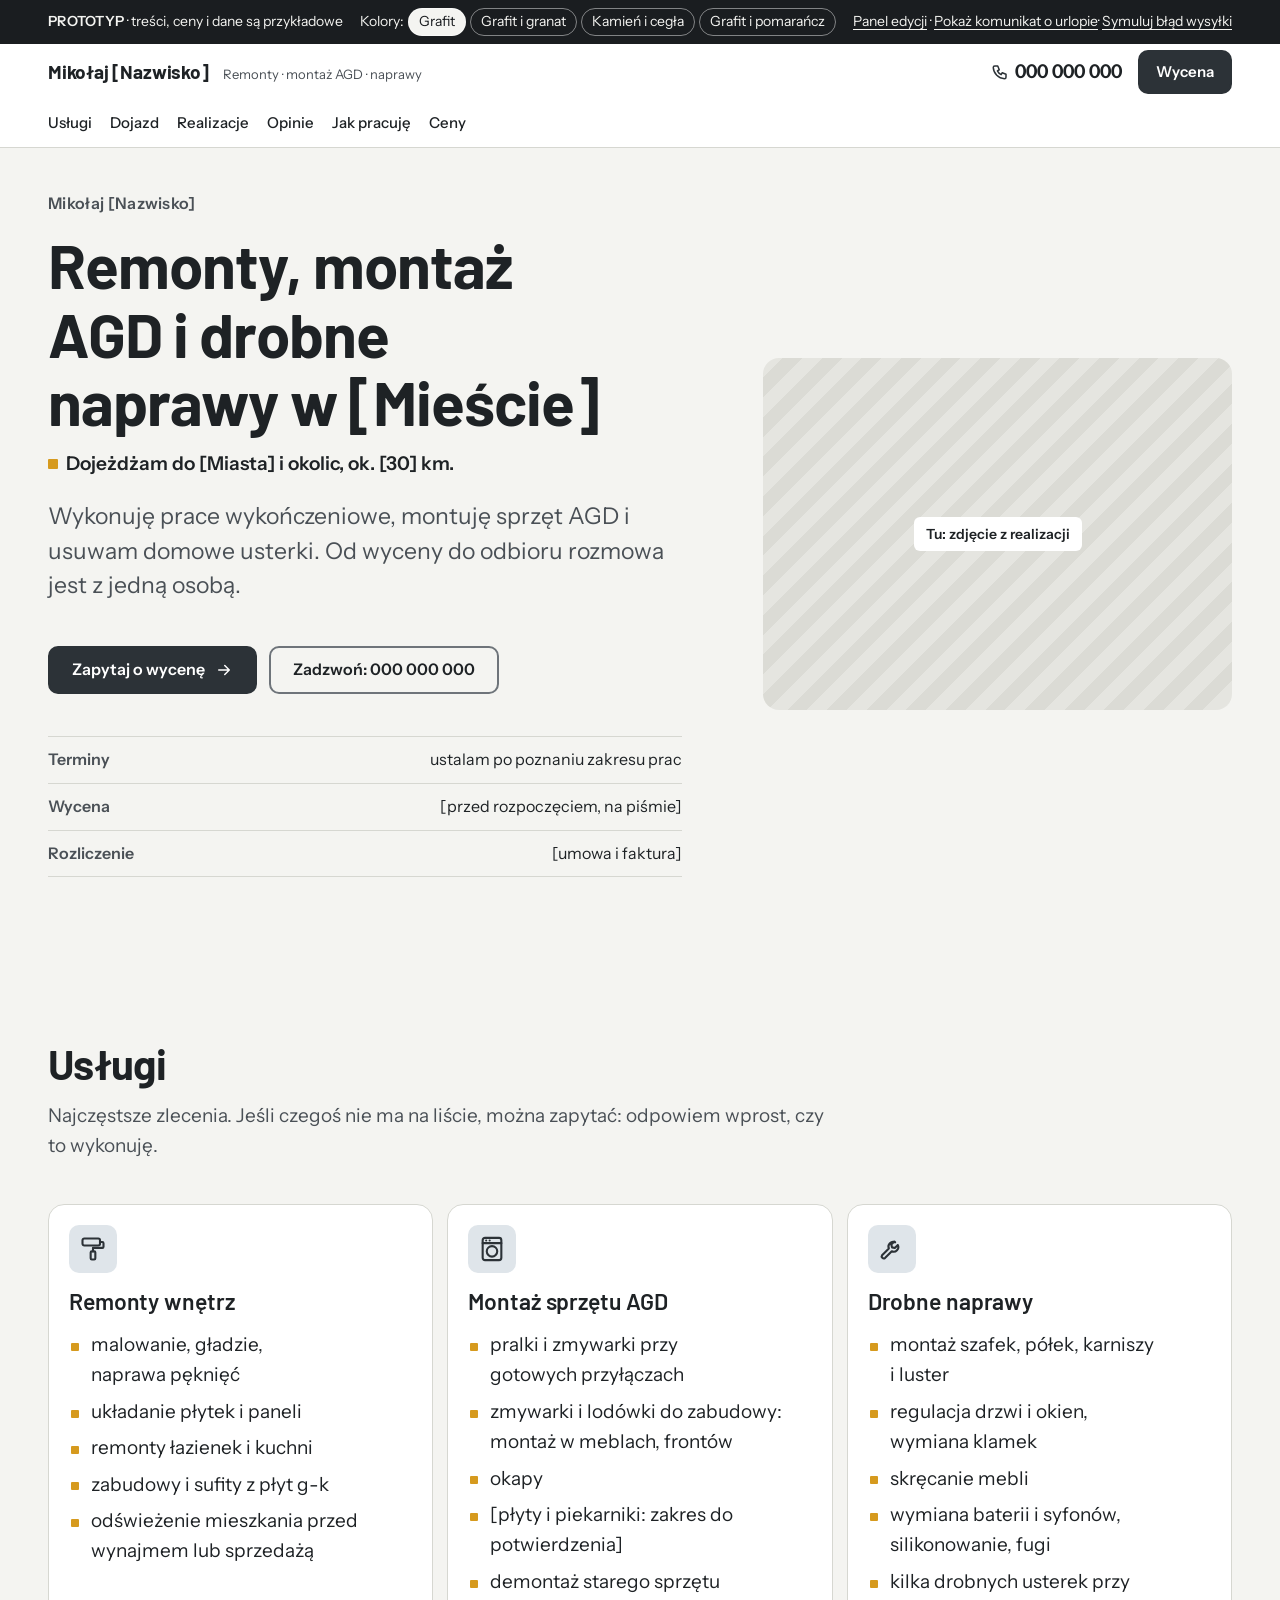
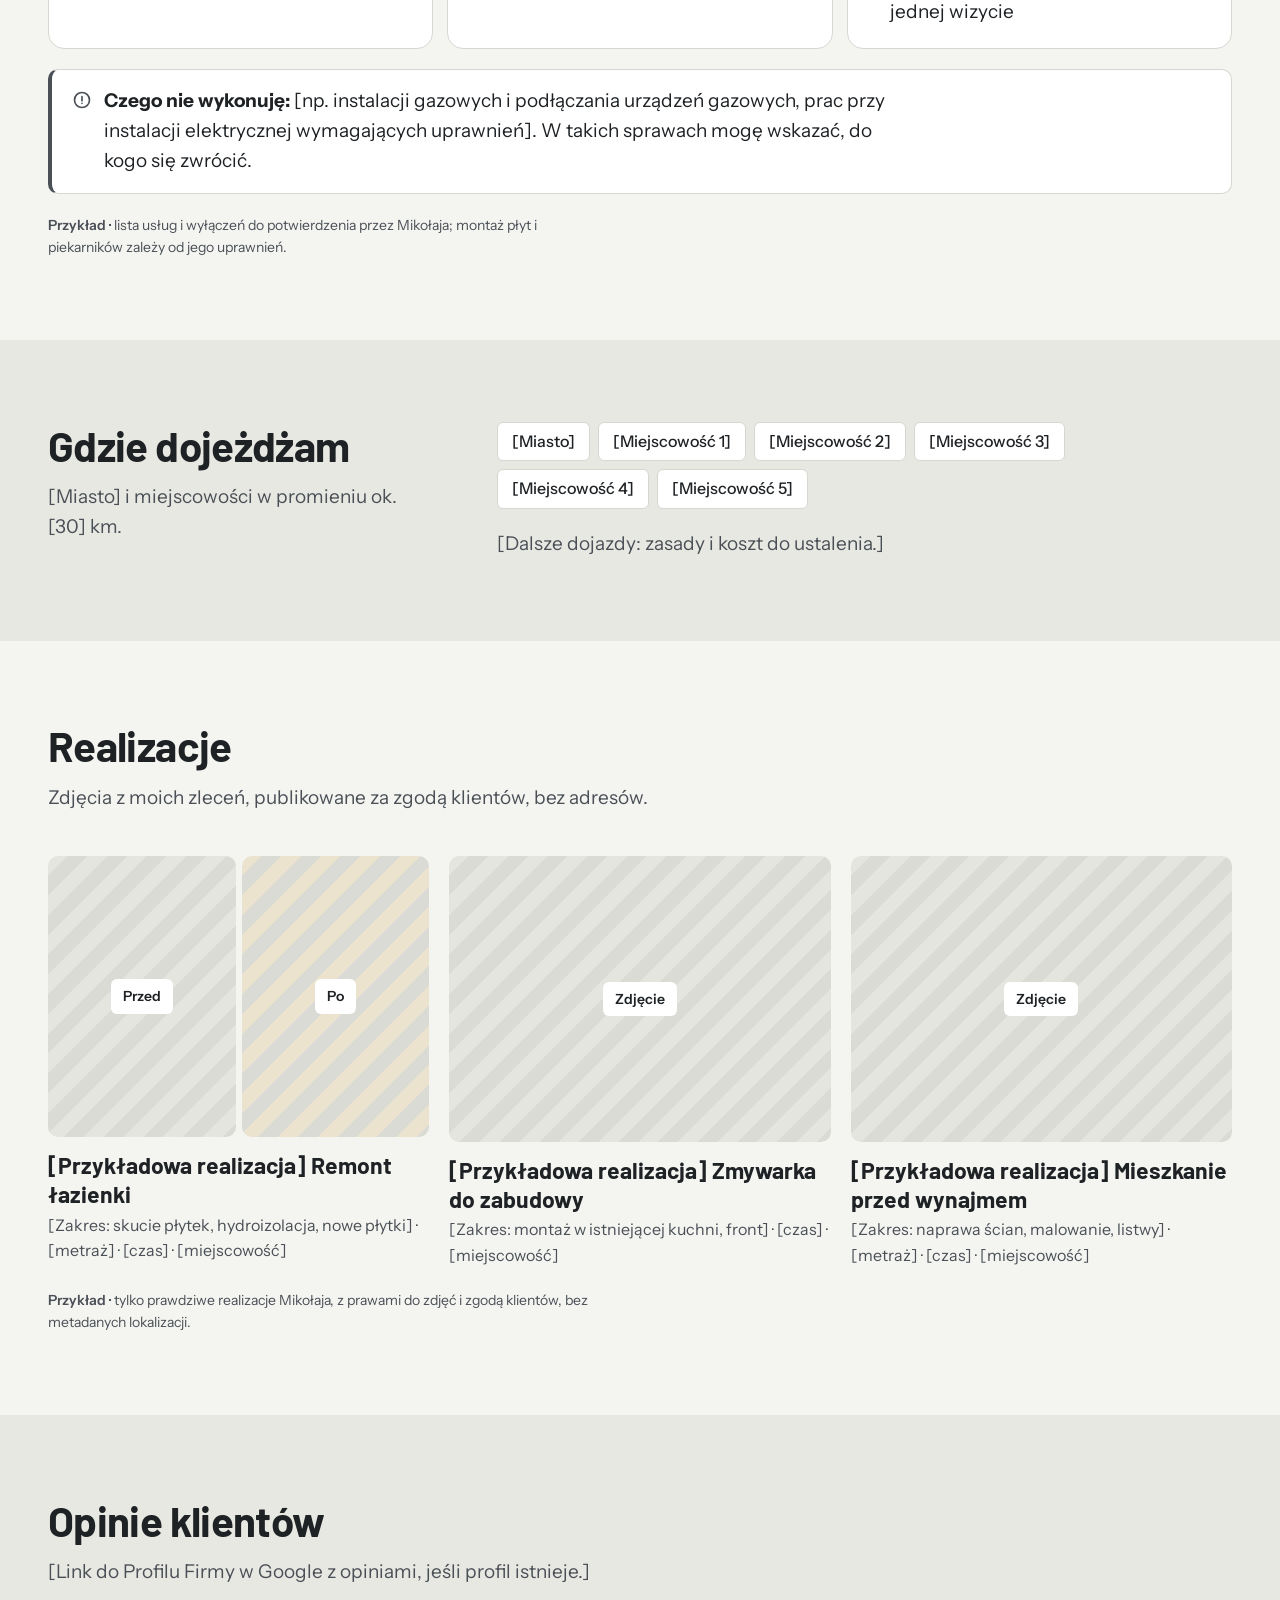
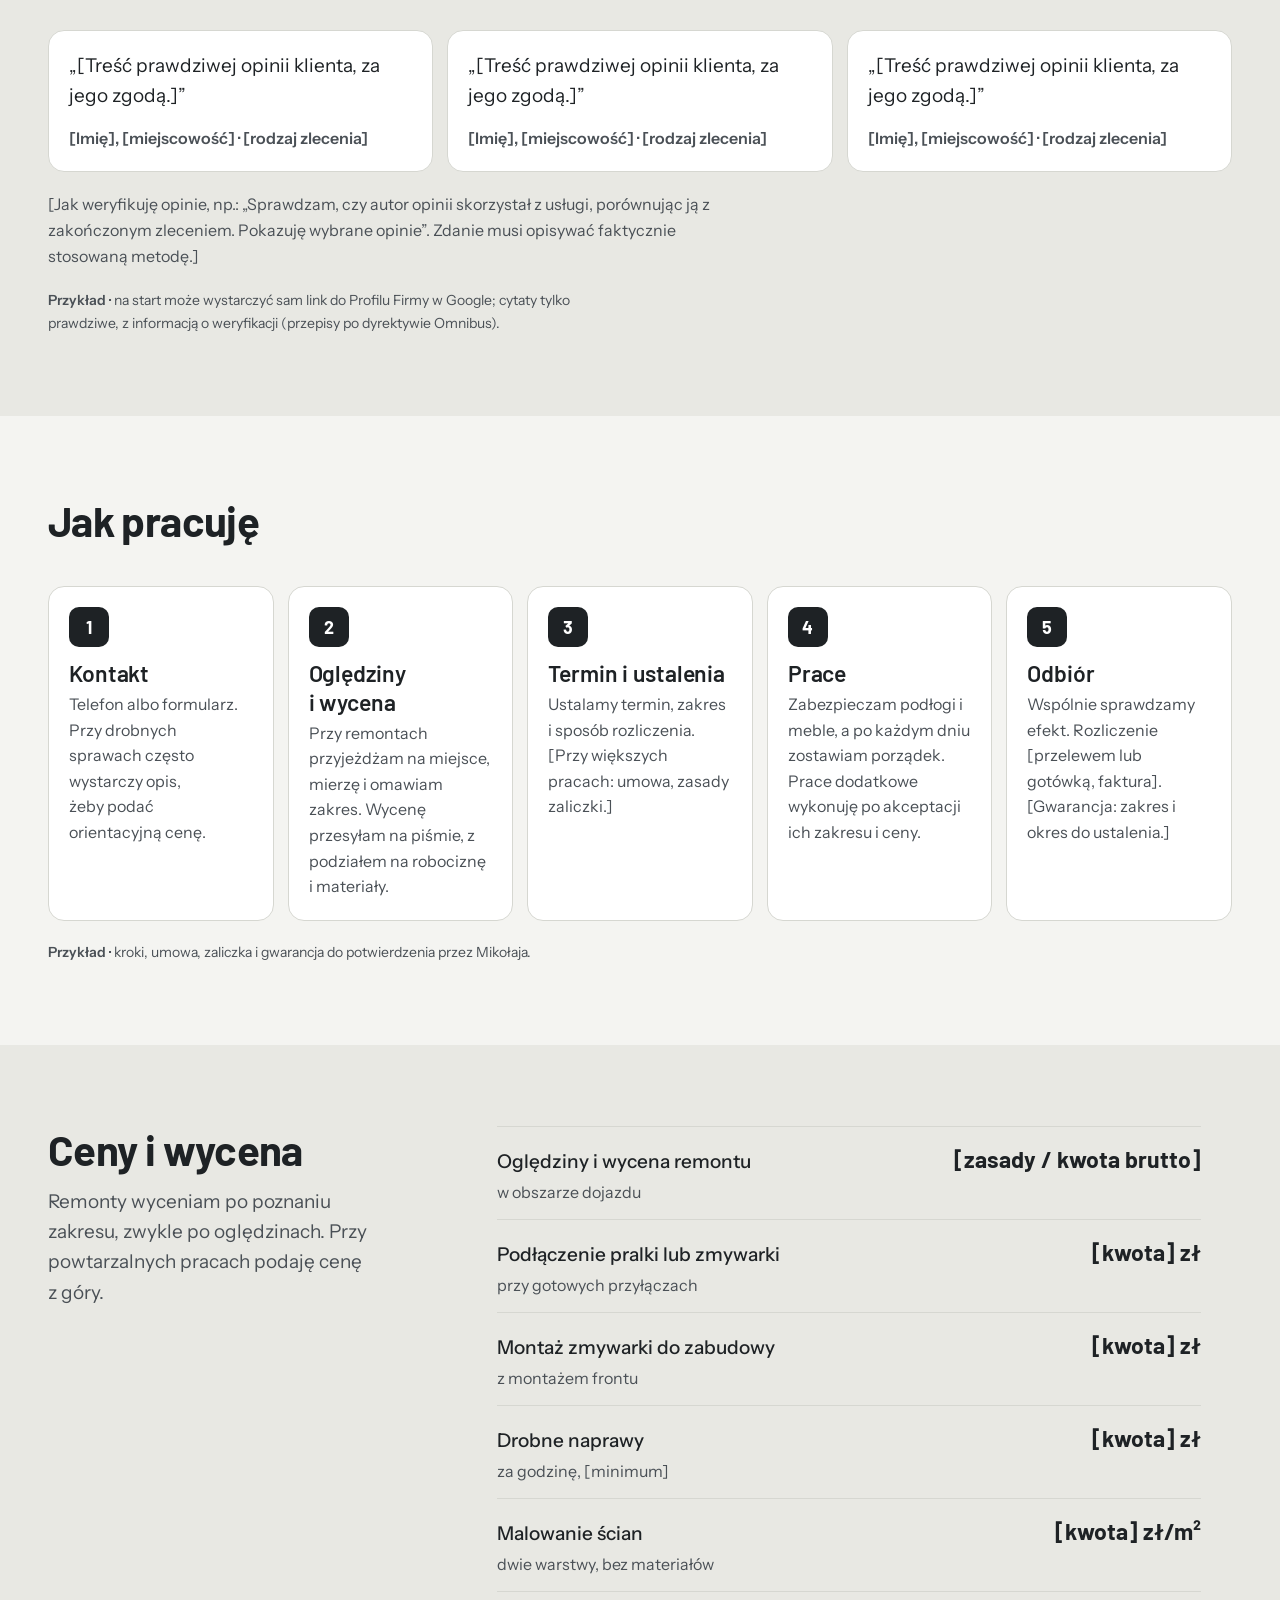
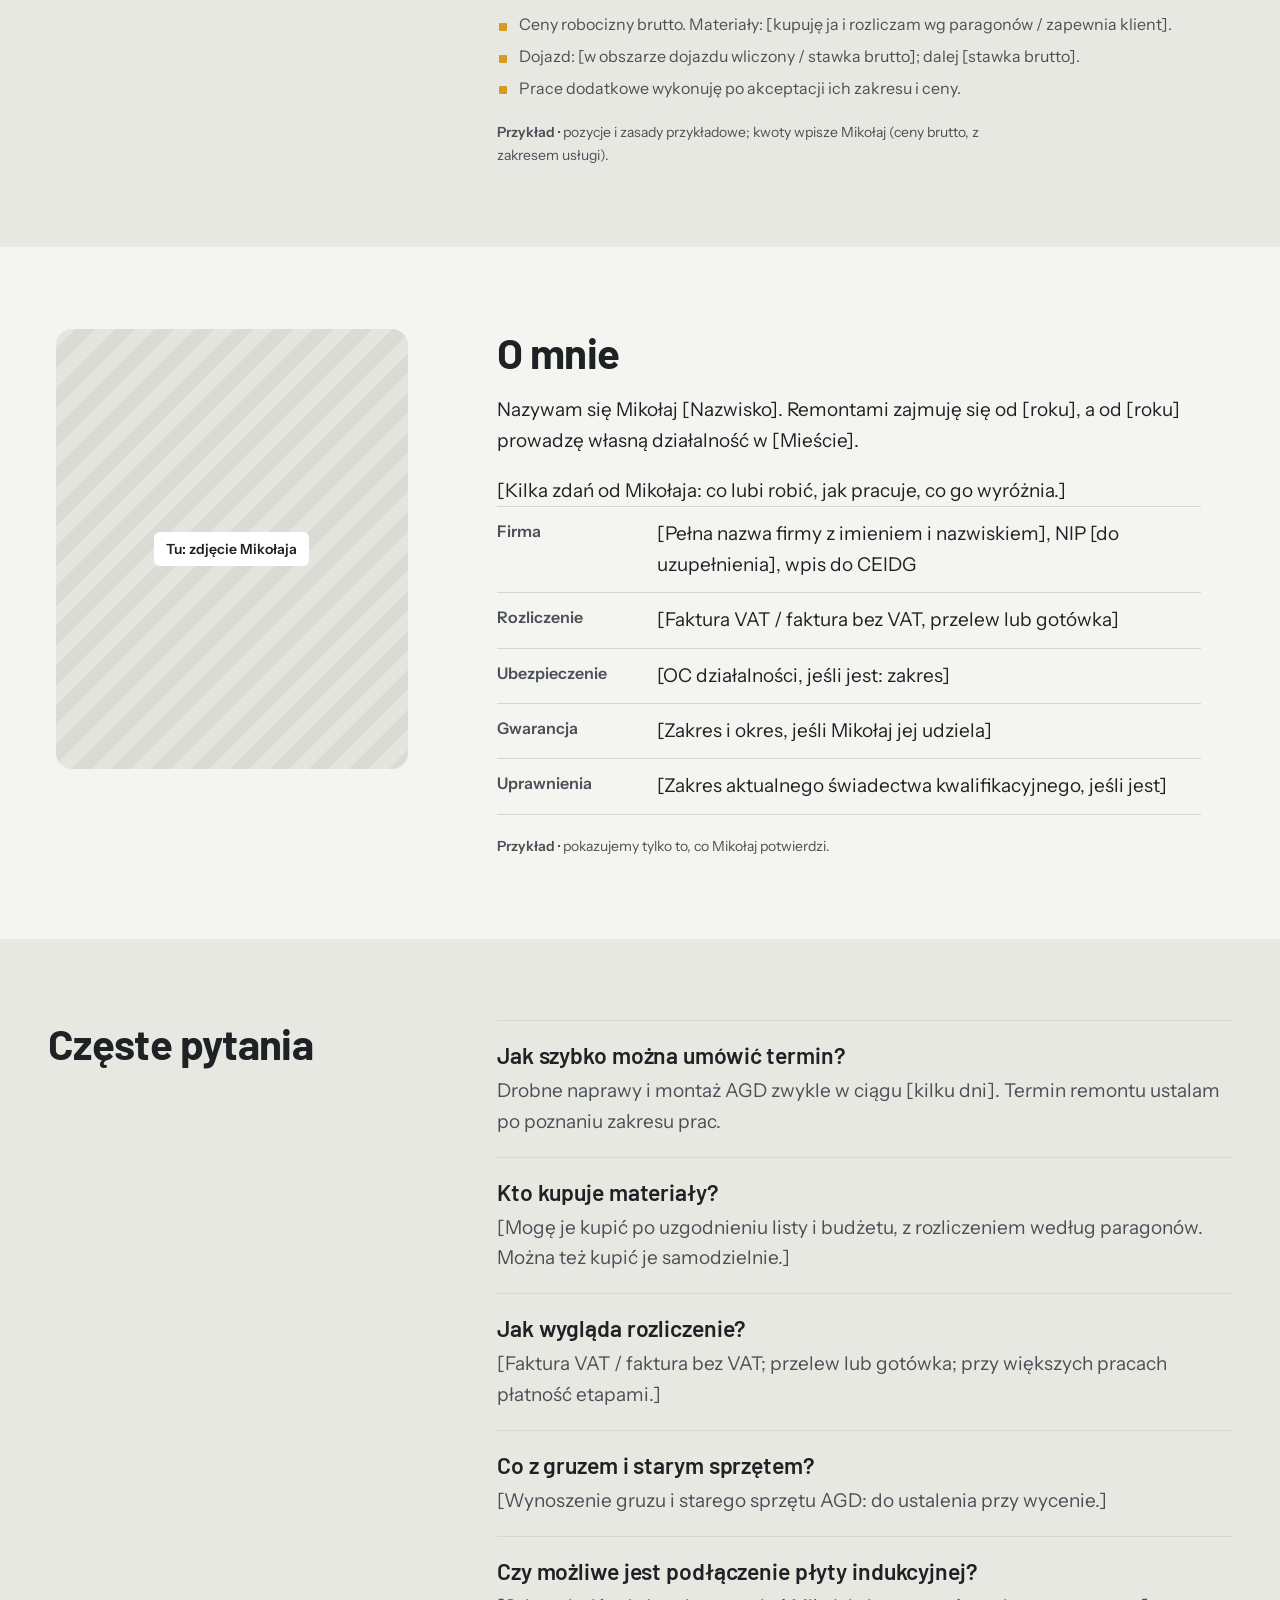
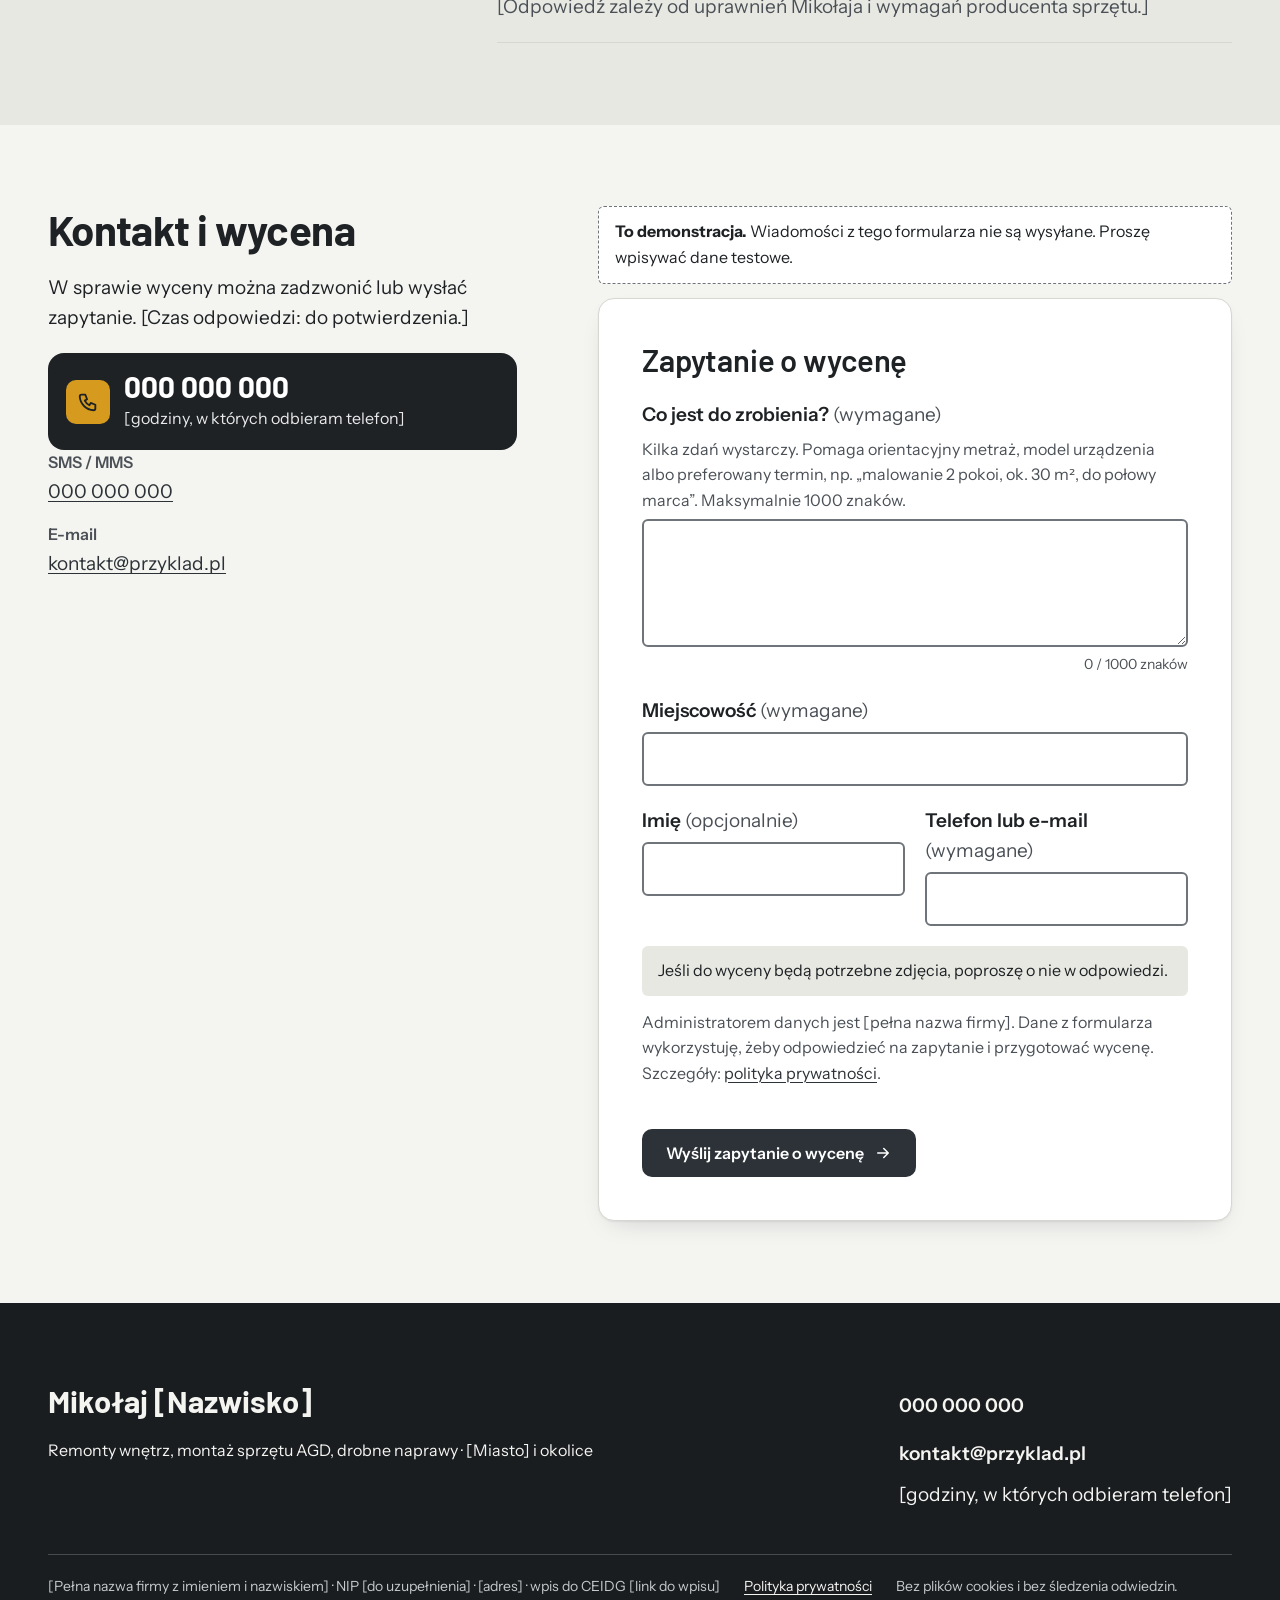
<file: index.html>
<!doctype html>
<html lang="pl" data-palette="grafit">
<head>
<meta charset="utf-8">
<meta name="viewport" content="width=device-width, initial-scale=1">
<title>Remonty, montaż AGD i drobne naprawy · [Miasto] · Mikołaj [Nazwisko]</title>
<meta name="description" content="Remonty wnętrz, montaż sprzętu AGD i drobne naprawy w [Mieście] i okolicy. Zakres usług, realizacje, sposób wyceny i kontakt.">
<meta name="robots" content="noindex">
<meta name="theme-color" content="#FFFFFF">
<link rel="preload" href="fonts/barlow-latin-700.woff2" as="font" type="font/woff2" crossorigin>
<link rel="preload" href="fonts/instrument-sans-latin.woff2" as="font" type="font/woff2" crossorigin>
<link rel="stylesheet" href="assets/styles.css?v=202611211042">
<script src="assets/app.js?v=202611211042" defer></script>
</head>
<body class="">
<a class="skip-link" href="#tresc">Przejdź do treści</a>
<div class="proto-bar">
  <div class="wrap">
    <p><strong>PROTOTYP</strong> · treści, ceny i dane są przykładowe</p>
    <p class="proto-switch" aria-label="Kolory">Kolory: <button type="button" data-set-palette="grafit">Grafit</button><button type="button" data-set-palette="granat">Grafit i granat</button><button type="button" data-set-palette="cegla">Kamień i cegła</button><button type="button" data-set-palette="pomarancz">Grafit i pomarańcz</button></p>
    <p><a href="panel.html">Panel edycji</a> · <a href="?urlop=1" data-toggle-vacation>Pokaż komunikat o urlopie</a>· <a href="#kontakt" data-simulate-failure>Symuluj błąd wysyłki</a></p>
  </div>
</div>
<header class="topbar">
  <div class="wrap topbar-inner">
    <a class="brand" href="index.html">
      <span class="brand-name">Mikołaj [Nazwisko]</span>
      <span class="brand-role">Remonty · montaż AGD · naprawy</span>
    </a>
    <div class="topbar-actions">
      <a class="topbar-phone" href="tel:+48000000000" aria-label="Zadzwoń: 000 000 000"><svg width="18" height="18" viewBox="0 0 24 24" fill="none" stroke="currentColor" stroke-width="2" stroke-linecap="round" stroke-linejoin="round" aria-hidden="true" focusable="false"><path d="M5 4h4l2 5-2.5 1.5a11 11 0 0 0 5 5L15 13l5 2v4a2 2 0 0 1-2 2A16 16 0 0 1 3 6a2 2 0 0 1 2-2"/></svg><span>000 000 000</span></a>
      <a class="btn btn-small" href="index.html#kontakt">Wycena</a>
    </div>
  </div>
</header>
<nav class="subnav" aria-label="Menu główne">
  <div class="wrap"><ul class="nav-list">
    <li><a href="index.html#uslugi">Usługi</a></li>
    <li><a href="index.html#obszar">Dojazd</a></li>
    <li><a href="index.html#realizacje">Realizacje</a></li>
    <li><a href="index.html#opinie">Opinie</a></li>
    <li><a href="index.html#jak-pracuje">Jak pracuję</a></li>
    <li><a href="index.html#ceny">Ceny</a></li>
  </ul></div>
</nav>

<main id="tresc">
<section class="hero" aria-labelledby="hero-title">
  <div class="wrap hero-grid">
    <div class="hero-copy">
      <p class="eyebrow">Mikołaj [Nazwisko]</p>
      <h1 id="hero-title">Remonty, montaż AGD i&nbsp;drobne naprawy w&nbsp;[Mieście]</h1>
      <p class="hero-area">Dojeżdżam do [Miasta] i okolic, ok. [30] km.</p>
      <p class="lead">Wykonuję prace wykończeniowe, montuję sprzęt AGD i usuwam domowe usterki. Od wyceny do odbioru rozmowa jest z jedną osobą.</p>
      <div class="notice notice-info" data-vacation hidden role="status">
        <div><h2>Urlop: [22–29 grudnia]</h2><p>W tym czasie nie odbieram telefonów. Na wiadomości odpowiem od [30 grudnia].</p></div>
      </div>
      <div class="actions">
        <a class="btn" href="#kontakt">Zapytaj o wycenę <svg class="arrow" width="18" height="18" viewBox="0 0 24 24" fill="none" stroke="currentColor" stroke-width="2" stroke-linecap="round" stroke-linejoin="round" aria-hidden="true" focusable="false"><path d="M5 12h14M13 6l6 6-6 6"/></svg></a>
        <a class="btn btn-ghost" href="tel:+48000000000">Zadzwoń: 000 000 000</a>
      </div>
      <ul class="hero-facts" aria-label="W skrócie">
        <li><strong>Terminy</strong> <span data-availability>ustalam po poznaniu zakresu prac</span></li>
        <li><strong>Wycena</strong> [przed rozpoczęciem, na piśmie]</li>
        <li><strong>Rozliczenie</strong> [umowa i faktura]</li>
      </ul>
    </div>
    <div class="hero-media">
      <div class="photo photo-hero" role="img" aria-label="Miejsce na zdjęcie Mikołaja przy pracy albo zdjęcie realizacji"><span>Tu: zdjęcie z realizacji</span></div>
    </div>
  </div>
</section>

<section class="section" id="uslugi" aria-labelledby="uslugi-title">
  <div class="wrap">
    <div class="section-head">
      <h2 id="uslugi-title">Usługi</h2>
      <p>Najczęstsze zlecenia. Jeśli czegoś nie ma na liście, można zapytać: odpowiem wprost, czy to wykonuję.</p>
    </div>
    <div class="services">
      <article class="service">
        <span class="service-ico" aria-hidden="true"><svg width="28" height="28" viewBox="0 0 24 24" fill="none" stroke="currentColor" stroke-width="1.8" stroke-linecap="round" stroke-linejoin="round" focusable="false"><rect x="3" y="3" width="15" height="6" rx="1.5"/><path d="M18 6h2a1 1 0 0 1 1 1v3a1 1 0 0 1-1 1h-8v3"/><rect x="10" y="14" width="4" height="7" rx="1"/></svg></span>
        <h3>Remonty wnętrz</h3>
        <ul class="plain-list">
          <li>malowanie, gładzie, naprawa pęknięć</li>
          <li>układanie płytek i paneli</li>
          <li>remonty łazienek i kuchni</li>
          <li>zabudowy i sufity z płyt g-k</li>
          <li>odświeżenie mieszkania przed wynajmem lub sprzedażą</li>
        </ul>
      </article>
      <article class="service">
        <span class="service-ico" aria-hidden="true"><svg width="28" height="28" viewBox="0 0 24 24" fill="none" stroke="currentColor" stroke-width="1.8" stroke-linecap="round" stroke-linejoin="round" focusable="false"><rect x="4" y="2.5" width="16" height="19" rx="2"/><path d="M4 7h16"/><circle cx="12" cy="14" r="4.5"/><path d="M7 4.75h.01M10 4.75h.01"/></svg></span>
        <h3>Montaż sprzętu AGD</h3>
        <ul class="plain-list">
          <li>pralki i zmywarki przy gotowych przyłączach</li>
          <li>zmywarki i lodówki do zabudowy: montaż w meblach, frontów</li>
          <li>okapy</li>
          <li>[płyty i piekarniki: zakres do potwierdzenia]</li>
          <li>demontaż starego sprzętu</li>
        </ul>
      </article>
      <article class="service">
        <span class="service-ico" aria-hidden="true"><svg width="28" height="28" viewBox="0 0 24 24" fill="none" stroke="currentColor" stroke-width="1.8" stroke-linecap="round" stroke-linejoin="round" focusable="false"><path d="M14.7 6.3a4 4 0 0 0-5.4 5.2L3.5 17.3a1.8 1.8 0 0 0 2.5 2.5l5.8-5.8a4 4 0 0 0 5.2-5.4l-2.6 2.6-2.4-.6-.6-2.4 2.6-2.6z"/></svg></span>
        <h3>Drobne naprawy</h3>
        <ul class="plain-list">
          <li>montaż szafek, półek, karniszy i luster</li>
          <li>regulacja drzwi i okien, wymiana klamek</li>
          <li>skręcanie mebli</li>
          <li>wymiana baterii i syfonów, silikonowanie, fugi</li>
          <li>kilka drobnych usterek przy jednej wizycie</li>
        </ul>
      </article>
    </div>
    <div class="callout" role="note">
      <svg width="20" height="20" viewBox="0 0 24 24" fill="none" stroke="currentColor" stroke-width="2" stroke-linecap="round" stroke-linejoin="round" aria-hidden="true" focusable="false"><circle cx="12" cy="12" r="9"/><path d="M12 8v5M12 16h.01"/></svg>
      <p><strong>Czego nie wykonuję:</strong> [np. instalacji gazowych i podłączania urządzeń gazowych, prac przy instalacji elektrycznej wymagających uprawnień]. W takich sprawach mogę wskazać, do kogo się zwrócić.</p>
    </div>
    <p class="note-sample">lista usług i wyłączeń do potwierdzenia przez Mikołaja; montaż płyt i piekarników zależy od jego uprawnień.</p>
  </div>
</section>

<section class="section section-alt" id="obszar" aria-labelledby="obszar-title">
  <div class="wrap block-grid">
    <div class="section-head">
      <h2 id="obszar-title">Gdzie dojeżdżam</h2>
      <p>[Miasto] i miejscowości w promieniu ok. [30] km.</p>
    </div>
    <div class="block-body stack">
      <ul class="chips" aria-label="Miejscowości">
        <li>[Miasto]</li><li>[Miejscowość 1]</li><li>[Miejscowość 2]</li><li>[Miejscowość 3]</li><li>[Miejscowość 4]</li><li>[Miejscowość 5]</li>
      </ul>
      <p class="muted">[Dalsze dojazdy: zasady i koszt do ustalenia.]</p>
    </div>
  </div>
</section>

<section class="section" id="realizacje" aria-labelledby="realizacje-title">
  <div class="wrap">
    <div class="section-head">
      <h2 id="realizacje-title">Realizacje</h2>
      <p>Zdjęcia z moich zleceń, publikowane za zgodą klientów, bez adresów.</p>
    </div>
    <div class="projects">
      <figure class="project">
        <div class="before-after">
          <div class="photo photo-work" role="img" aria-label="Miejsce na zdjęcie łazienki przed remontem"><span>Przed</span></div>
          <div class="photo photo-work photo-after" role="img" aria-label="Miejsce na zdjęcie łazienki po remoncie"><span>Po</span></div>
        </div>
        <figcaption>
          <strong>[Przykładowa realizacja] Remont łazienki</strong>
          <span>[Zakres: skucie płytek, hydroizolacja, nowe płytki] · [metraż] · [czas] · [miejscowość]</span>
        </figcaption>
      </figure>
      <figure class="project">
        <div class="photo photo-work" role="img" aria-label="Miejsce na zdjęcie zabudowanej zmywarki"><span>Zdjęcie</span></div>
        <figcaption>
          <strong>[Przykładowa realizacja] Zmywarka do zabudowy</strong>
          <span>[Zakres: montaż w istniejącej kuchni, front] · [czas] · [miejscowość]</span>
        </figcaption>
      </figure>
      <figure class="project">
        <div class="photo photo-work" role="img" aria-label="Miejsce na zdjęcie odświeżonego pokoju"><span>Zdjęcie</span></div>
        <figcaption>
          <strong>[Przykładowa realizacja] Mieszkanie przed wynajmem</strong>
          <span>[Zakres: naprawa ścian, malowanie, listwy] · [metraż] · [czas] · [miejscowość]</span>
        </figcaption>
      </figure>
    </div>
    <p class="note-sample">tylko prawdziwe realizacje Mikołaja, z prawami do zdjęć i zgodą klientów, bez metadanych lokalizacji.</p>
  </div>
</section>

<section class="section section-alt" id="opinie" aria-labelledby="opinie-title">
  <div class="wrap">
    <div class="section-head">
      <h2 id="opinie-title">Opinie klientów</h2>
      <p>[Link do Profilu Firmy w Google z opiniami, jeśli profil istnieje.]</p>
    </div>
    <div class="reviews">
      <blockquote class="review"><p>[Treść prawdziwej opinii klienta, za jego zgodą.]</p><footer>[Imię], [miejscowość] · [rodzaj zlecenia]</footer></blockquote>
      <blockquote class="review"><p>[Treść prawdziwej opinii klienta, za jego zgodą.]</p><footer>[Imię], [miejscowość] · [rodzaj zlecenia]</footer></blockquote>
      <blockquote class="review"><p>[Treść prawdziwej opinii klienta, za jego zgodą.]</p><footer>[Imię], [miejscowość] · [rodzaj zlecenia]</footer></blockquote>
    </div>
    <p class="small muted reviews-note">[Jak weryfikuję opinie, np.: „Sprawdzam, czy autor opinii skorzystał z usługi, porównując ją z zakończonym zleceniem. Pokazuję wybrane opinie”. Zdanie musi opisywać faktycznie stosowaną metodę.]</p>
    <p class="note-sample">na start może wystarczyć sam link do Profilu Firmy w Google; cytaty tylko prawdziwe, z informacją o weryfikacji (przepisy po dyrektywie Omnibus).</p>
  </div>
</section>

<section class="section" id="jak-pracuje" aria-labelledby="jak-title">
  <div class="wrap">
    <div class="section-head">
      <h2 id="jak-title">Jak pracuję</h2>
    </div>
    <ol class="steps">
      <li class="step"><h3>Kontakt</h3><p>Telefon albo formularz. Przy drobnych sprawach często wystarczy opis, żeby podać orientacyjną cenę.</p></li>
      <li class="step"><h3>Oględziny i wycena</h3><p>Przy remontach przyjeżdżam na miejsce, mierzę i omawiam zakres. Wycenę przesyłam na piśmie, z podziałem na robociznę i materiały.</p></li>
      <li class="step"><h3>Termin i ustalenia</h3><p>Ustalamy termin, zakres i sposób rozliczenia. [Przy większych pracach: umowa, zasady zaliczki.]</p></li>
      <li class="step"><h3>Prace</h3><p>Zabezpieczam podłogi i meble, a po każdym dniu zostawiam porządek. Prace dodatkowe wykonuję po akceptacji ich zakresu i ceny.</p></li>
      <li class="step"><h3>Odbiór</h3><p>Wspólnie sprawdzamy efekt. Rozliczenie [przelewem lub gotówką, faktura]. [Gwarancja: zakres i okres do ustalenia.]</p></li>
    </ol>
    <p class="note-sample">kroki, umowa, zaliczka i gwarancja do potwierdzenia przez Mikołaja.</p>
  </div>
</section>

<section class="section section-alt" id="ceny" aria-labelledby="ceny-title">
  <div class="wrap block-grid">
    <div class="section-head">
      <h2 id="ceny-title">Ceny i wycena</h2>
      <p>Remonty wyceniam po poznaniu zakresu, zwykle po oględzinach. Przy powtarzalnych pracach podaję cenę z góry.</p>
    </div>
    <div class="block-body stack">
      <dl class="prices">
        <div><dt>Oględziny i wycena remontu<small>w obszarze dojazdu</small></dt><dd data-price="survey">[zasady / kwota brutto]</dd></div>
        <div><dt>Podłączenie pralki lub zmywarki<small>przy gotowych przyłączach</small></dt><dd>[kwota] zł</dd></div>
        <div><dt>Montaż zmywarki do zabudowy<small>z montażem frontu</small></dt><dd>[kwota] zł</dd></div>
        <div><dt>Drobne naprawy<small>za godzinę, [minimum]</small></dt><dd><span data-price="hour">[kwota]</span> zł</dd></div>
        <div><dt>Malowanie ścian<small>dwie warstwy, bez materiałów</small></dt><dd>[kwota] zł/m²</dd></div>
      </dl>
      <ul class="plain-list rules-list">
        <li>Ceny robocizny brutto. Materiały: [kupuję ja i rozliczam wg paragonów / zapewnia klient].</li>
        <li>Dojazd: [w obszarze dojazdu wliczony / stawka brutto]; dalej [stawka brutto].</li>
        <li>Prace dodatkowe wykonuję po akceptacji ich zakresu i ceny.</li>
      </ul>
      <p class="note-sample">pozycje i zasady przykładowe; kwoty wpisze Mikołaj (ceny brutto, z zakresem usługi).</p>
    </div>
  </div>
</section>

<section class="section" id="o-mnie" aria-labelledby="omnie-title">
  <div class="wrap block-grid">
    <div class="about-media">
      <div class="photo photo-portrait" role="img" aria-label="Miejsce na zdjęcie Mikołaja"><span>Tu: zdjęcie Mikołaja</span></div>
    </div>
    <div class="block-body stack">
      <h2 id="omnie-title">O mnie</h2>
      <p>Nazywam się Mikołaj [Nazwisko]. Remontami zajmuję się od [roku], a od [roku] prowadzę własną działalność w [Mieście].</p>
      <p>[Kilka zdań od Mikołaja: co lubi robić, jak pracuje, co go wyróżnia.]</p>
      <dl class="facts">
        <div><dt>Firma</dt><dd>[Pełna nazwa firmy z imieniem i nazwiskiem], NIP [do uzupełnienia], wpis do CEIDG</dd></div>
        <div><dt>Rozliczenie</dt><dd>[Faktura VAT / faktura bez VAT, przelew lub gotówka]</dd></div>
        <div><dt>Ubezpieczenie</dt><dd>[OC działalności, jeśli jest: zakres]</dd></div>
        <div><dt>Gwarancja</dt><dd>[Zakres i okres, jeśli Mikołaj jej udziela]</dd></div>
        <div><dt>Uprawnienia</dt><dd>[Zakres aktualnego świadectwa kwalifikacyjnego, jeśli jest]</dd></div>
      </dl>
      <p class="note-sample">pokazujemy tylko to, co Mikołaj potwierdzi.</p>
    </div>
  </div>
</section>

<section class="section section-alt" id="pytania" aria-labelledby="pytania-title">
  <div class="wrap block-grid">
    <div class="section-head">
      <h2 id="pytania-title">Częste pytania</h2>
    </div>
    <div class="qa">
      <article><h3>Jak szybko można umówić termin?</h3><p>Drobne naprawy i montaż AGD zwykle w ciągu [kilku dni]. Termin remontu ustalam po poznaniu zakresu prac.</p></article>
      <article><h3>Kto kupuje materiały?</h3><p>[Mogę je kupić po uzgodnieniu listy i budżetu, z rozliczeniem według paragonów. Można też kupić je samodzielnie.]</p></article>
      <article><h3>Jak wygląda rozliczenie?</h3><p>[Faktura VAT / faktura bez VAT; przelew lub gotówka; przy większych pracach płatność etapami.]</p></article>
      <article><h3>Co z gruzem i starym sprzętem?</h3><p>[Wynoszenie gruzu i starego sprzętu AGD: do ustalenia przy wycenie.]</p></article>
      <article><h3>Czy możliwe jest podłączenie płyty indukcyjnej?</h3><p>[Odpowiedź zależy od uprawnień Mikołaja i wymagań producenta sprzętu.]</p></article>
    </div>
  </div>
</section>

<section class="section section-contact" id="kontakt" aria-labelledby="kontakt-title">
  <div class="wrap contact-grid">
    <div class="stack contact-intro">
      <h2 id="kontakt-title">Kontakt i wycena</h2>
      <div class="notice notice-info" data-vacation hidden role="status">
        <div><h3>Urlop: [22–29 grudnia]</h3><p>Na wiadomości odpowiem od [30 grudnia].</p></div>
      </div>
      <p data-vacation-off>W sprawie wyceny można zadzwonić lub wysłać zapytanie. [Czas odpowiedzi: do potwierdzenia.]</p>
      <a class="call-card" href="tel:+48000000000">
        <span class="call-ico" aria-hidden="true"><svg width="22" height="22" viewBox="0 0 24 24" fill="none" stroke="currentColor" stroke-width="2" stroke-linecap="round" stroke-linejoin="round" focusable="false"><path d="M5 4h4l2 5-2.5 1.5a11 11 0 0 0 5 5L15 13l5 2v4a2 2 0 0 1-2 2A16 16 0 0 1 3 6a2 2 0 0 1 2-2"/></svg></span>
        <span><strong>000 000 000</strong><small data-vacation-off data-hours>[godziny, w których odbieram telefon]</small></span>
      </a>
      <ul class="contact-lines">
        <li><span>SMS / MMS</span><a href="sms:+48000000000">000 000 000</a></li>
        <li><span>E-mail</span><a href="mailto:kontakt@przyklad.pl">kontakt@przyklad.pl</a></li>
      </ul>
    </div>

    <div class="contact-form">
      <div class="demo-note" role="note"><strong>To demonstracja.</strong> Wiadomości z tego formularza nie są wysyłane. Proszę wpisywać dane testowe.</div>
      <div class="notice notice-err" id="form-errors" tabindex="-1" hidden role="alert">
        <div><h3>Nie można wysłać zapytania. Do poprawy:</h3><ul></ul></div>
      </div>
      <div class="notice notice-err" id="send-error" tabindex="-1" hidden role="alert">
        <div><h3>Nie udało się wysłać zapytania.</h3><p>Wpisane dane pozostały w formularzu. Można spróbować ponownie albo zadzwonić: <a href="tel:+48000000000">000 000 000</a>.</p></div>
      </div>
      <form id="contact-form" class="form-card" action="potwierdzenie.html" method="post" novalidate aria-labelledby="formularz">
        <h3 id="formularz" class="form-title">Zapytanie o wycenę</h3>
        <div class="field">
          <label for="f-message">Co jest do zrobienia? <span class="req">(wymagane)</span></label>
          <span class="hint" id="f-message-hint">Kilka zdań wystarczy. Pomaga orientacyjny metraż, model urządzenia albo preferowany termin, np. „malowanie 2 pokoi, ok. 30 m², do połowy marca”. Maksymalnie 1000 znaków.</span>
          <textarea id="f-message" name="message" maxlength="1000" required aria-describedby="f-message-hint f-message-err"></textarea>
          <span class="counter" id="f-message-count" aria-hidden="true"></span>
          <span class="error" id="f-message-err"></span>
        </div>
        <div class="field">
          <label for="f-place">Miejscowość <span class="req">(wymagane)</span></label>
          <input id="f-place" name="place" type="text" autocomplete="address-level2" maxlength="80" required aria-describedby="f-place-err">
          <span class="error" id="f-place-err"></span>
        </div>
        <div class="row-2">
          <div class="field">
            <label for="f-name">Imię <span class="req">(opcjonalnie)</span></label>
            <input id="f-name" name="name" type="text" autocomplete="given-name" maxlength="80" aria-describedby="f-name-err">
            <span class="error" id="f-name-err"></span>
          </div>
          <div class="field">
            <label for="f-contact">Telefon lub e-mail <span class="req">(wymagane)</span></label>
            <input id="f-contact" name="reply_to" type="text" autocapitalize="off" spellcheck="false" maxlength="254" required aria-describedby="f-contact-err">
            <span class="error" id="f-contact-err"></span>
          </div>
        </div>
        <div class="hp" aria-hidden="true">
          <label for="f-website">Pozostaw to pole puste</label>
          <input id="f-website" name="website" type="text" tabindex="-1" autocomplete="off">
        </div>
        <p class="form-help">Jeśli do wyceny będą potrzebne zdjęcia, poproszę o nie w odpowiedzi.</p>
        <p class="privacy-note">Administratorem danych jest [pełna nazwa firmy]. Dane z formularza wykorzystuję, żeby odpowiedzieć na zapytanie i przygotować wycenę. Szczegóły: <a href="polityka-prywatnosci.html">polityka prywatności</a>.</p>
        <div class="form-actions">
          <button class="btn" type="submit"><span>Wyślij zapytanie o wycenę</span> <svg class="arrow" width="18" height="18" viewBox="0 0 24 24" fill="none" stroke="currentColor" stroke-width="2" stroke-linecap="round" stroke-linejoin="round" aria-hidden="true" focusable="false"><path d="M5 12h14M13 6l6 6-6 6"/></svg></button>
        </div>
        <p class="visually-hidden" id="form-status" role="status" aria-live="polite"></p>
      </form>
    </div>
  </div>
</section>

<nav class="mobile-cta" aria-label="Szybki kontakt">
  <a class="btn btn-ghost" href="tel:+48000000000">Zadzwoń</a>
  <a class="btn" href="#kontakt">Wycena</a>
</nav>
</main>
<footer class="site-footer">
  <div class="wrap">
    <div class="footer-grid">
      <div class="stack">
        <p class="footer-brand">Mikołaj [Nazwisko]</p>
        <p class="small">Remonty wnętrz, montaż sprzętu AGD, drobne naprawy · [Miasto] i okolice</p>
      </div>
      <ul class="footer-list">
        <li><a href="tel:+48000000000">000 000 000</a></li>
        <li><a href="mailto:kontakt@przyklad.pl">kontakt@przyklad.pl</a></li>
        <li><span data-hours>[godziny, w których odbieram telefon]</span></li>
      </ul>
    </div>
    <div class="footer-legal">
      <span>[Pełna nazwa firmy z imieniem i nazwiskiem] · NIP [do uzupełnienia] · [adres] · wpis do CEIDG [link do wpisu]</span>
      <a href="polityka-prywatnosci.html">Polityka prywatności</a>
      <span>Bez plików cookies i bez śledzenia odwiedzin.</span>
    </div>
  </div>
</footer>

</body>
</html>
</file>
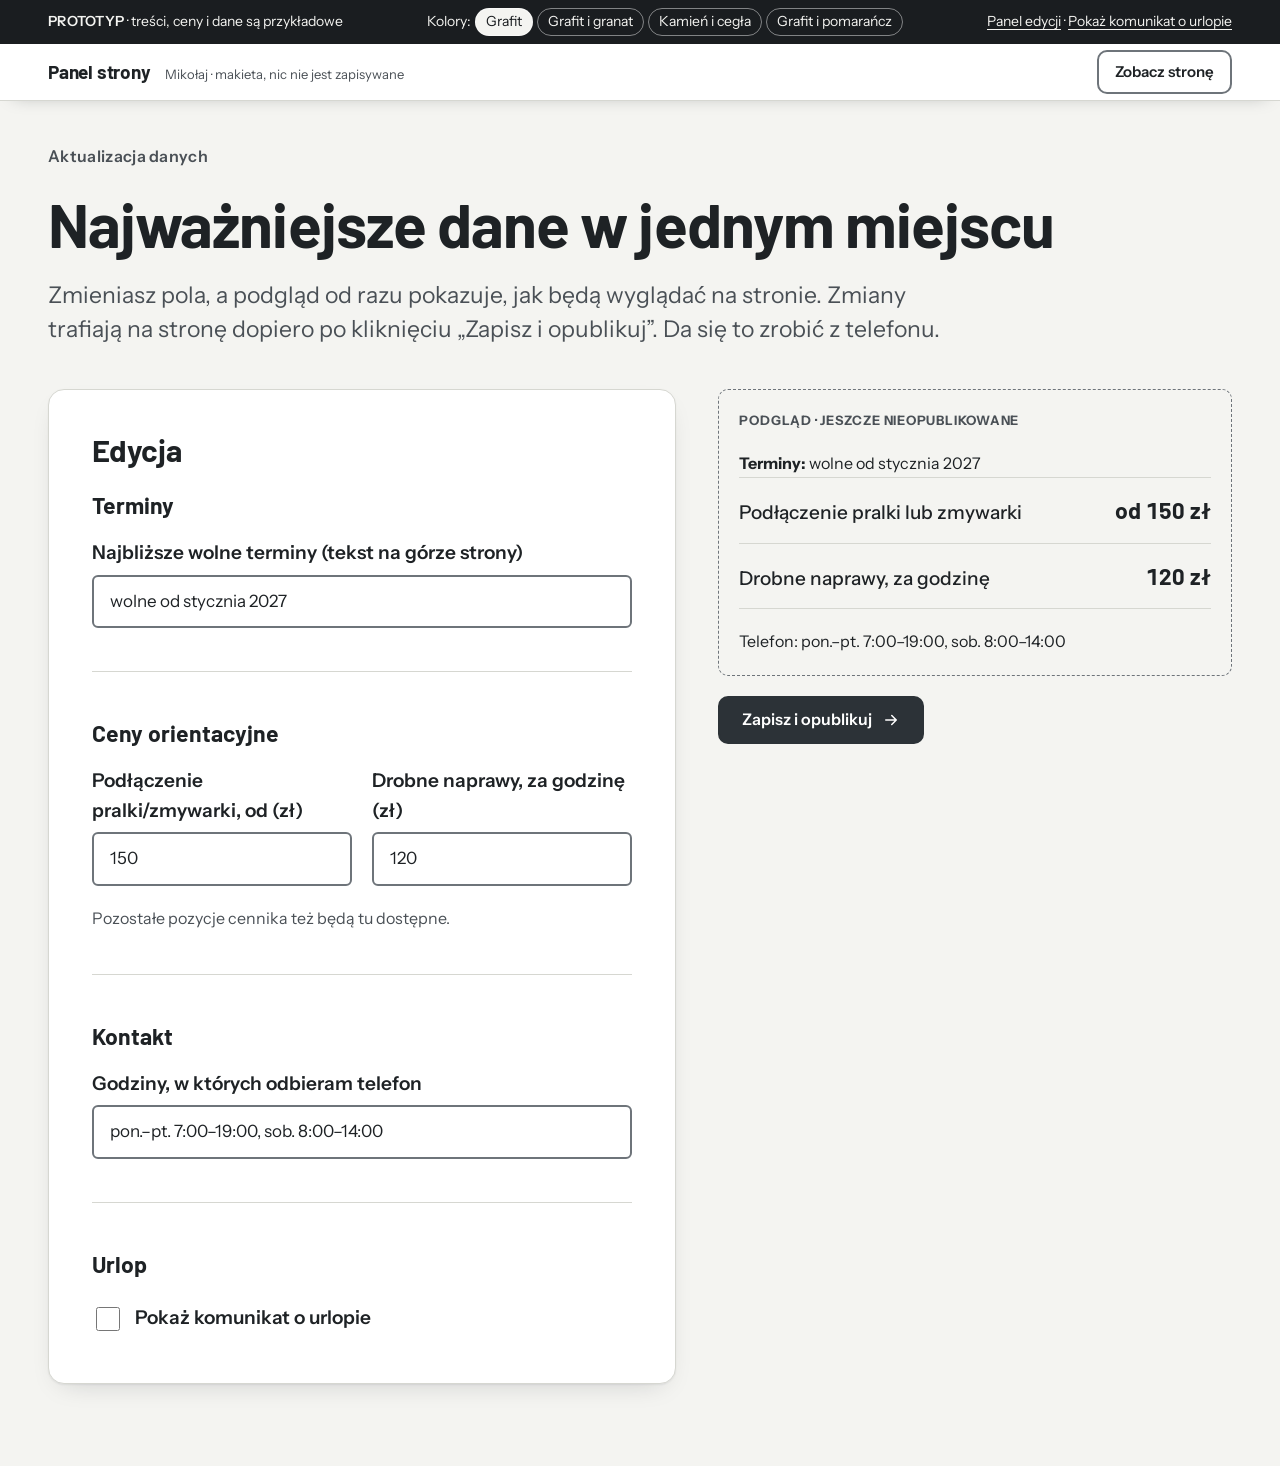
<file: panel.html>
<!doctype html>
<html lang="pl" data-palette="grafit">
<head>
<meta charset="utf-8">
<meta name="viewport" content="width=device-width, initial-scale=1">
<title>Panel strony (makieta) · Mikołaj [Nazwisko]</title>
<meta name="description" content="Makieta panelu do aktualizacji terminów, cen, godzin kontaktu i komunikatu o urlopie.">
<meta name="robots" content="noindex">
<meta name="theme-color" content="#FFFFFF">
<link rel="preload" href="fonts/barlow-latin-700.woff2" as="font" type="font/woff2" crossorigin>
<link rel="preload" href="fonts/instrument-sans-latin.woff2" as="font" type="font/woff2" crossorigin>
<link rel="stylesheet" href="assets/styles.css?v=202611211042">
<script src="assets/app.js?v=202611211042" defer></script>
</head>
<body class="panel-page">
<a class="skip-link" href="#tresc">Przejdź do treści</a>
<div class="proto-bar">
  <div class="wrap">
    <p><strong>PROTOTYP</strong> · treści, ceny i dane są przykładowe</p>
    <p class="proto-switch" aria-label="Kolory">Kolory: <button type="button" data-set-palette="grafit">Grafit</button><button type="button" data-set-palette="granat">Grafit i granat</button><button type="button" data-set-palette="cegla">Kamień i cegła</button><button type="button" data-set-palette="pomarancz">Grafit i pomarańcz</button></p>
    <p><a href="panel.html">Panel edycji</a> · <a href="?urlop=1" data-toggle-vacation>Pokaż komunikat o urlopie</a></p>
  </div>
</div>

<main id="tresc">
<header class="topbar">
  <div class="wrap topbar-inner">
    <span class="brand"><span class="brand-name">Panel strony</span><span class="brand-role">Mikołaj · makieta, nic nie jest zapisywane</span></span>
    <a class="btn btn-small btn-ghost" href="index.html">Zobacz stronę</a>
  </div>
</header>

<section class="page-hero" aria-labelledby="panel-title">
  <div class="wrap stack">
    <p class="eyebrow">Aktualizacja danych</p>
    <h1 id="panel-title">Najważniejsze dane w jednym miejscu</h1>
    <p class="lead">Zmieniasz pola, a podgląd od razu pokazuje, jak będą wyglądać na stronie. Zmiany trafiają na stronę dopiero po kliknięciu „Zapisz i opublikuj”. Da się to zrobić z telefonu.</p>
  </div>
</section>

<div class="wrap panel-shell">
  <form class="panel-card" id="panel-form" novalidate aria-labelledby="edit-title">
    <h2 id="edit-title">Edycja</h2>
    <div class="notice notice-err" id="panel-errors" tabindex="-1" hidden role="alert">
      <div><h3>Nie można opublikować. Do poprawy:</h3><ul></ul></div>
    </div>
    <fieldset class="panel-group">
      <legend>Terminy</legend>
      <div class="field"><label for="p-avail">Najbliższe wolne terminy (tekst na górze strony)</label><input id="p-avail" type="text" maxlength="60" value="wolne od stycznia 2027"></div>
    </fieldset>
    <fieldset class="panel-group">
      <legend>Ceny orientacyjne</legend>
      <div class="row-2">
        <div class="field"><label for="p-appliance">Podłączenie pralki/zmywarki, od (zł)</label><input id="p-appliance" type="number" inputmode="decimal" min="1" step="1" value="150"></div>
        <div class="field"><label for="p-hour">Drobne naprawy, za godzinę (zł)</label><input id="p-hour" type="number" inputmode="decimal" min="1" step="1" value="120"></div>
      </div>
      <p class="hint small muted field-first">Pozostałe pozycje cennika też będą tu dostępne.</p>
    </fieldset>
    <fieldset class="panel-group">
      <legend>Kontakt</legend>
      <div class="field"><label for="p-hours">Godziny, w których odbieram telefon</label><input id="p-hours" type="text" maxlength="120" value="pon.–pt. 7:00–19:00, sob. 8:00–14:00"></div>
    </fieldset>
    <fieldset class="panel-group">
      <legend>Urlop</legend>
      <label class="switch"><input id="p-vac-on" type="checkbox"> Pokaż komunikat o urlopie</label>
      <div id="vac-fields" hidden>
        <div class="row-2 field-first">
          <div class="field"><label for="p-vac-from">Od</label><input id="p-vac-from" type="date" value="2026-12-22"></div>
          <div class="field"><label for="p-vac-to">Do</label><input id="p-vac-to" type="date" value="2026-12-29"></div>
        </div>
        <div class="field"><label for="p-vac-text">Tekst komunikatu</label><textarea id="p-vac-text" maxlength="300">W tym czasie nie odbieram telefonów. Na wiadomości odpowiem po powrocie.</textarea></div>
        <p class="hint small muted">Komunikat zniknie ze strony automatycznie po dacie zakończenia urlopu.</p>
      </div>
    </fieldset>
  </form>

  <aside class="panel-preview" aria-labelledby="preview-title">
    <div class="preview-frame">
      <p class="preview-label" id="preview-title">Podgląd · jeszcze nieopublikowane</p>
      <div class="stack">
        <div class="notice notice-info" id="pv-vacation" hidden>
          <div><h3 id="pv-vac-title">Urlop</h3><p id="pv-vac-text"></p></div>
        </div>
        <p class="small"><strong>Terminy:</strong> <span id="pv-avail">wolne od stycznia 2027</span></p>
        <dl class="prices">
          <div><dt>Podłączenie pralki lub zmywarki</dt><dd>od <span id="pv-appliance" class="pv-amount">150</span> zł</dd></div>
          <div><dt>Drobne naprawy, za godzinę</dt><dd><span id="pv-hour" class="pv-amount">120</span> zł</dd></div>
        </dl>
        <p class="small" id="pv-contact">Telefon: <span id="pv-hours">pon.–pt. 7:00–19:00, sob. 8:00–14:00</span></p>
      </div>
    </div>
    <div class="form-actions">
      <button class="btn" type="submit" form="panel-form" id="panel-submit"><span>Zapisz i opublikuj</span> <svg class="arrow" width="18" height="18" viewBox="0 0 24 24" fill="none" stroke="currentColor" stroke-width="2" stroke-linecap="round" stroke-linejoin="round" aria-hidden="true" focusable="false"><path d="M5 12h14M13 6l6 6-6 6"/></svg></button>
    </div>
    <div class="notice notice-ok toast" id="panel-toast" tabindex="-1" hidden role="status">
      <div><h3>Opublikowano (makieta)</h3><p>W tej makiecie nic nie zostało zapisane. Sposób publikacji zmian i przywracania poprzedniej wersji ustalimy w planie implementacji.</p></div>
    </div>
  </aside>
</div>
</main>

</body>
</html>
</file>
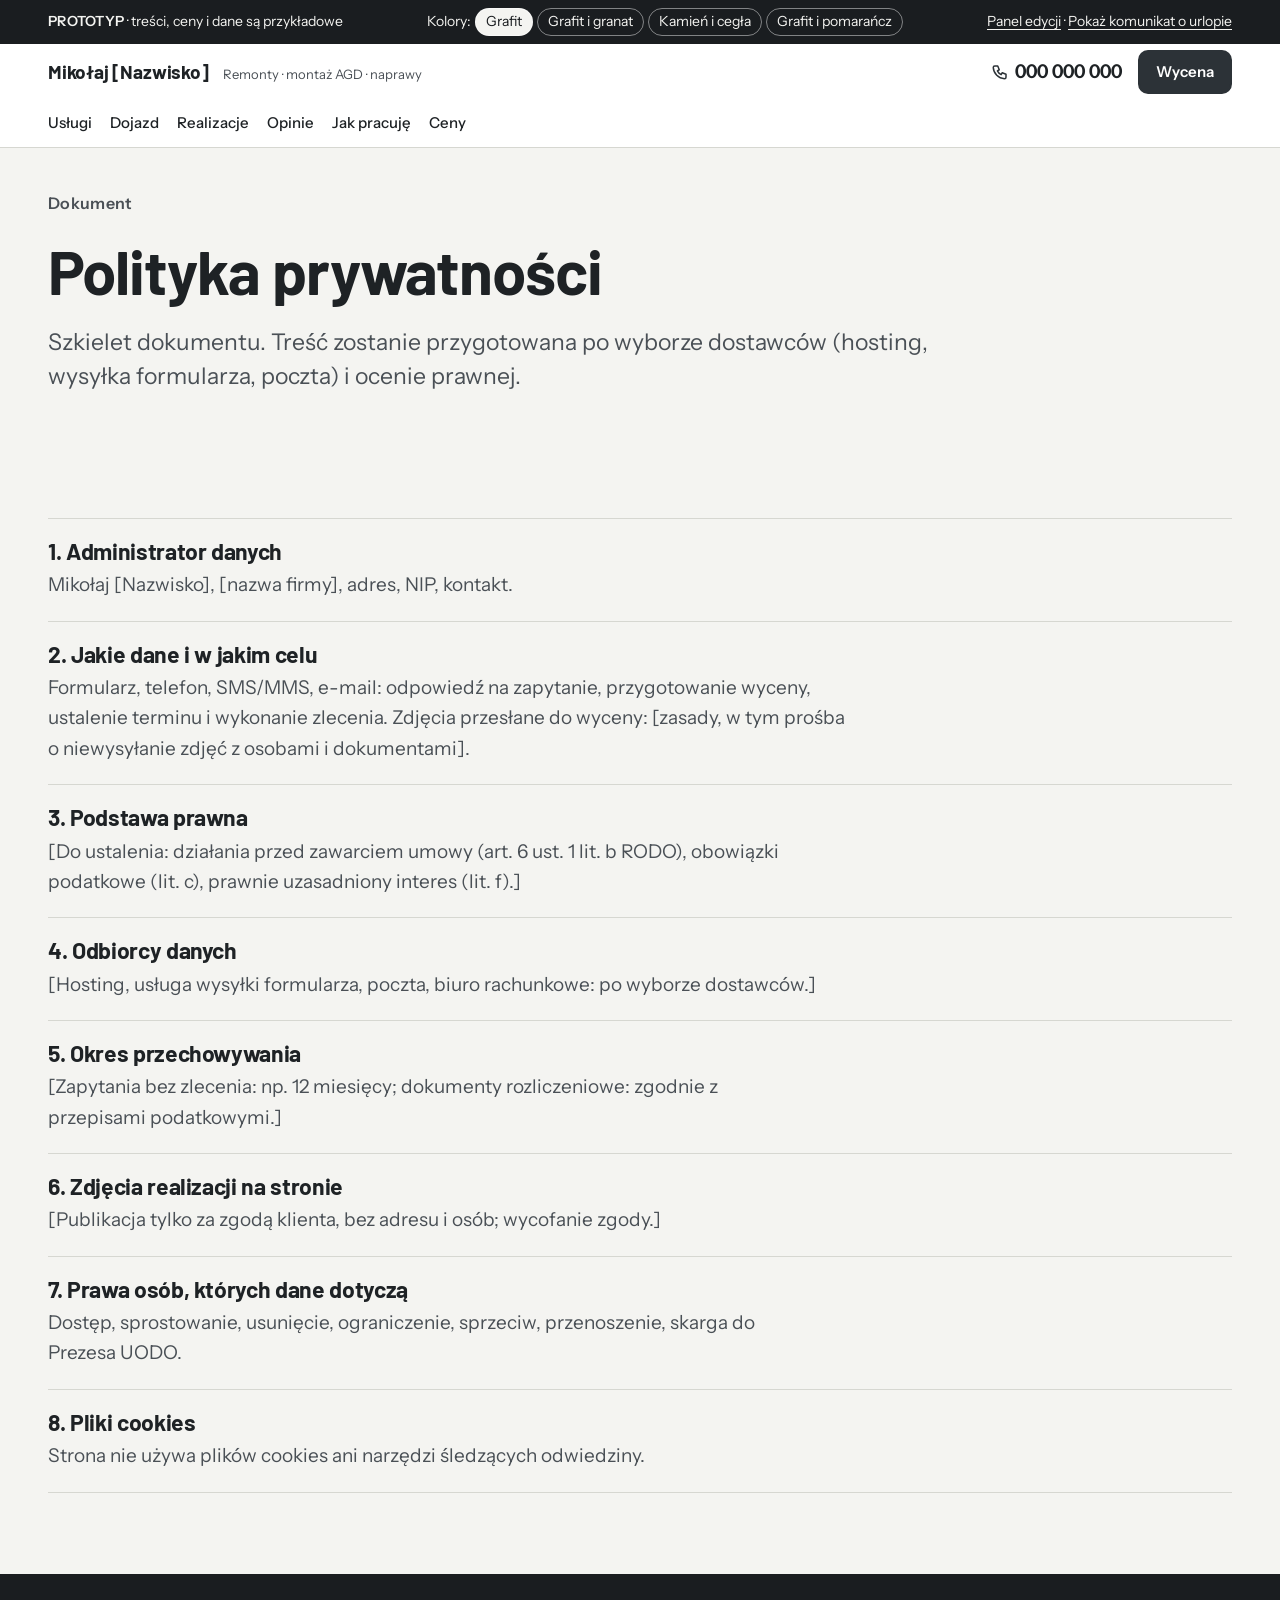
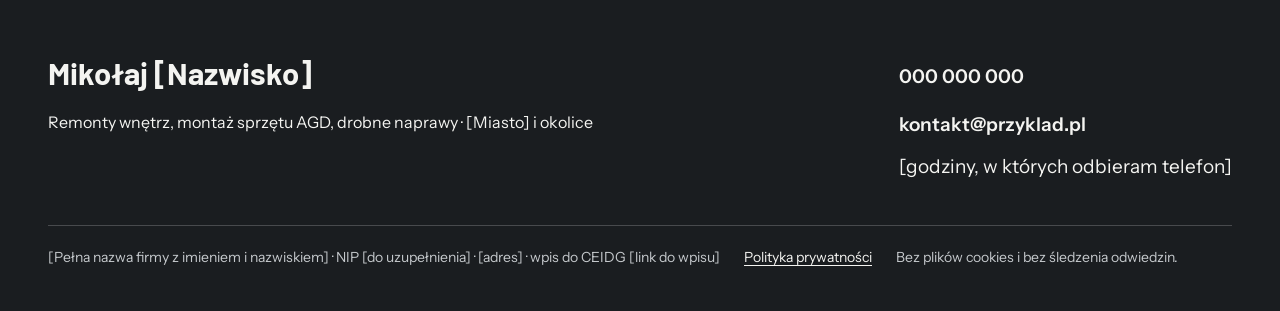
<file: polityka-prywatnosci.html>
<!doctype html>
<html lang="pl" data-palette="grafit">
<head>
<meta charset="utf-8">
<meta name="viewport" content="width=device-width, initial-scale=1">
<title>Polityka prywatności · Mikołaj [Nazwisko]</title>
<meta name="description" content="Informacje o przetwarzaniu danych osobowych.">
<meta name="robots" content="noindex">
<meta name="theme-color" content="#FFFFFF">
<link rel="preload" href="fonts/barlow-latin-700.woff2" as="font" type="font/woff2" crossorigin>
<link rel="preload" href="fonts/instrument-sans-latin.woff2" as="font" type="font/woff2" crossorigin>
<link rel="stylesheet" href="assets/styles.css?v=202611211042">
<script src="assets/app.js?v=202611211042" defer></script>
</head>
<body class="">
<a class="skip-link" href="#tresc">Przejdź do treści</a>
<div class="proto-bar">
  <div class="wrap">
    <p><strong>PROTOTYP</strong> · treści, ceny i dane są przykładowe</p>
    <p class="proto-switch" aria-label="Kolory">Kolory: <button type="button" data-set-palette="grafit">Grafit</button><button type="button" data-set-palette="granat">Grafit i granat</button><button type="button" data-set-palette="cegla">Kamień i cegła</button><button type="button" data-set-palette="pomarancz">Grafit i pomarańcz</button></p>
    <p><a href="panel.html">Panel edycji</a> · <a href="?urlop=1" data-toggle-vacation>Pokaż komunikat o urlopie</a></p>
  </div>
</div>
<header class="topbar">
  <div class="wrap topbar-inner">
    <a class="brand" href="index.html">
      <span class="brand-name">Mikołaj [Nazwisko]</span>
      <span class="brand-role">Remonty · montaż AGD · naprawy</span>
    </a>
    <div class="topbar-actions">
      <a class="topbar-phone" href="tel:+48000000000" aria-label="Zadzwoń: 000 000 000"><svg width="18" height="18" viewBox="0 0 24 24" fill="none" stroke="currentColor" stroke-width="2" stroke-linecap="round" stroke-linejoin="round" aria-hidden="true" focusable="false"><path d="M5 4h4l2 5-2.5 1.5a11 11 0 0 0 5 5L15 13l5 2v4a2 2 0 0 1-2 2A16 16 0 0 1 3 6a2 2 0 0 1 2-2"/></svg><span>000 000 000</span></a>
      <a class="btn btn-small" href="index.html#kontakt">Wycena</a>
    </div>
  </div>
</header>
<nav class="subnav" aria-label="Menu główne">
  <div class="wrap"><ul class="nav-list">
    <li><a href="index.html#uslugi">Usługi</a></li>
    <li><a href="index.html#obszar">Dojazd</a></li>
    <li><a href="index.html#realizacje">Realizacje</a></li>
    <li><a href="index.html#opinie">Opinie</a></li>
    <li><a href="index.html#jak-pracuje">Jak pracuję</a></li>
    <li><a href="index.html#ceny">Ceny</a></li>
  </ul></div>
</nav>

<main id="tresc">
<section class="page-hero" aria-labelledby="pp-title">
  <div class="wrap stack">
    <p class="eyebrow">Dokument</p>
    <h1 id="pp-title">Polityka prywatności</h1>
    <p class="lead">Szkielet dokumentu. Treść zostanie przygotowana po wyborze dostawców (hosting, wysyłka formularza, poczta) i ocenie prawnej.</p>
  </div>
</section>
<section class="section" aria-label="Spis treści dokumentu">
  <div class="wrap qa">
    <article><h2 class="h3-like">1. Administrator danych</h2><p>Mikołaj [Nazwisko], [nazwa firmy], adres, NIP, kontakt.</p></article>
    <article><h2 class="h3-like">2. Jakie dane i w jakim celu</h2><p>Formularz, telefon, SMS/MMS, e-mail: odpowiedź na zapytanie, przygotowanie wyceny, ustalenie terminu i wykonanie zlecenia. Zdjęcia przesłane do wyceny: [zasady, w tym prośba o niewysyłanie zdjęć z osobami i dokumentami].</p></article>
    <article><h2 class="h3-like">3. Podstawa prawna</h2><p>[Do ustalenia: działania przed zawarciem umowy (art. 6 ust. 1 lit. b RODO), obowiązki podatkowe (lit. c), prawnie uzasadniony interes (lit. f).]</p></article>
    <article><h2 class="h3-like">4. Odbiorcy danych</h2><p>[Hosting, usługa wysyłki formularza, poczta, biuro rachunkowe: po wyborze dostawców.]</p></article>
    <article><h2 class="h3-like">5. Okres przechowywania</h2><p>[Zapytania bez zlecenia: np. 12 miesięcy; dokumenty rozliczeniowe: zgodnie z przepisami podatkowymi.]</p></article>
    <article><h2 class="h3-like">6. Zdjęcia realizacji na stronie</h2><p>[Publikacja tylko za zgodą klienta, bez adresu i osób; wycofanie zgody.]</p></article>
    <article><h2 class="h3-like">7. Prawa osób, których dane dotyczą</h2><p>Dostęp, sprostowanie, usunięcie, ograniczenie, sprzeciw, przenoszenie, skarga do Prezesa UODO.</p></article>
    <article><h2 class="h3-like">8. Pliki cookies</h2><p>Strona nie używa plików cookies ani narzędzi śledzących odwiedziny.</p></article>
  </div>
</section>
</main>
<footer class="site-footer">
  <div class="wrap">
    <div class="footer-grid">
      <div class="stack">
        <p class="footer-brand">Mikołaj [Nazwisko]</p>
        <p class="small">Remonty wnętrz, montaż sprzętu AGD, drobne naprawy · [Miasto] i okolice</p>
      </div>
      <ul class="footer-list">
        <li><a href="tel:+48000000000">000 000 000</a></li>
        <li><a href="mailto:kontakt@przyklad.pl">kontakt@przyklad.pl</a></li>
        <li><span data-hours>[godziny, w których odbieram telefon]</span></li>
      </ul>
    </div>
    <div class="footer-legal">
      <span>[Pełna nazwa firmy z imieniem i nazwiskiem] · NIP [do uzupełnienia] · [adres] · wpis do CEIDG [link do wpisu]</span>
      <a href="polityka-prywatnosci.html">Polityka prywatności</a>
      <span>Bez plików cookies i bez śledzenia odwiedzin.</span>
    </div>
  </div>
</footer>

</body>
</html>
</file>
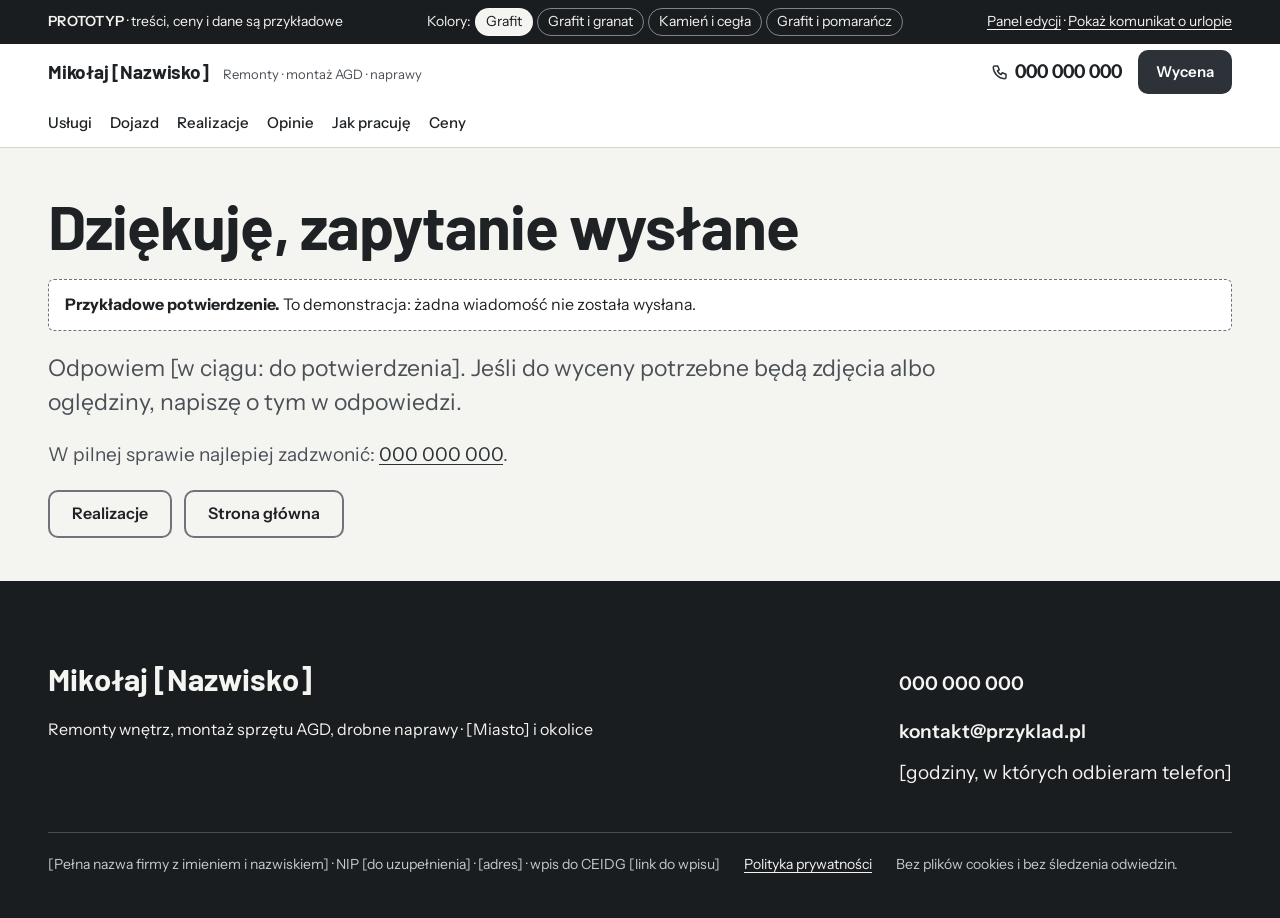
<file: potwierdzenie.html>
<!doctype html>
<html lang="pl" data-palette="grafit">
<head>
<meta charset="utf-8">
<meta name="viewport" content="width=device-width, initial-scale=1">
<title>Zapytanie wysłane · Mikołaj [Nazwisko]</title>
<meta name="description" content="Potwierdzenie wysłania zapytania o wycenę.">
<meta name="robots" content="noindex">
<meta name="theme-color" content="#FFFFFF">
<link rel="preload" href="fonts/barlow-latin-700.woff2" as="font" type="font/woff2" crossorigin>
<link rel="preload" href="fonts/instrument-sans-latin.woff2" as="font" type="font/woff2" crossorigin>
<link rel="stylesheet" href="assets/styles.css?v=202611211042">
<script src="assets/app.js?v=202611211042" defer></script>
</head>
<body class="">
<a class="skip-link" href="#tresc">Przejdź do treści</a>
<div class="proto-bar">
  <div class="wrap">
    <p><strong>PROTOTYP</strong> · treści, ceny i dane są przykładowe</p>
    <p class="proto-switch" aria-label="Kolory">Kolory: <button type="button" data-set-palette="grafit">Grafit</button><button type="button" data-set-palette="granat">Grafit i granat</button><button type="button" data-set-palette="cegla">Kamień i cegła</button><button type="button" data-set-palette="pomarancz">Grafit i pomarańcz</button></p>
    <p><a href="panel.html">Panel edycji</a> · <a href="?urlop=1" data-toggle-vacation>Pokaż komunikat o urlopie</a></p>
  </div>
</div>
<header class="topbar">
  <div class="wrap topbar-inner">
    <a class="brand" href="index.html">
      <span class="brand-name">Mikołaj [Nazwisko]</span>
      <span class="brand-role">Remonty · montaż AGD · naprawy</span>
    </a>
    <div class="topbar-actions">
      <a class="topbar-phone" href="tel:+48000000000" aria-label="Zadzwoń: 000 000 000"><svg width="18" height="18" viewBox="0 0 24 24" fill="none" stroke="currentColor" stroke-width="2" stroke-linecap="round" stroke-linejoin="round" aria-hidden="true" focusable="false"><path d="M5 4h4l2 5-2.5 1.5a11 11 0 0 0 5 5L15 13l5 2v4a2 2 0 0 1-2 2A16 16 0 0 1 3 6a2 2 0 0 1 2-2"/></svg><span>000 000 000</span></a>
      <a class="btn btn-small" href="index.html#kontakt">Wycena</a>
    </div>
  </div>
</header>
<nav class="subnav" aria-label="Menu główne">
  <div class="wrap"><ul class="nav-list">
    <li><a href="index.html#uslugi">Usługi</a></li>
    <li><a href="index.html#obszar">Dojazd</a></li>
    <li><a href="index.html#realizacje">Realizacje</a></li>
    <li><a href="index.html#opinie">Opinie</a></li>
    <li><a href="index.html#jak-pracuje">Jak pracuję</a></li>
    <li><a href="index.html#ceny">Ceny</a></li>
  </ul></div>
</nav>

<main id="tresc">
<section class="page-hero" aria-labelledby="ok-title">
  <div class="wrap stack">
    <h1 id="ok-title">Dziękuję, zapytanie wysłane</h1>
    <div class="demo-note" role="note"><strong>Przykładowe potwierdzenie.</strong> To demonstracja: żadna wiadomość nie została wysłana.</div>
    <p class="lead" data-vacation-off>Odpowiem [w ciągu: do potwierdzenia]. Jeśli do wyceny potrzebne będą zdjęcia albo oględziny, napiszę o tym w odpowiedzi.</p>
    <div class="notice notice-info" data-vacation hidden role="status">
      <div><h2>Urlop: [22–29 grudnia]</h2><p>Na wiadomości odpowiem od [30 grudnia].</p></div>
    </div>
    <p class="muted">W pilnej sprawie najlepiej zadzwonić: <a href="tel:+48000000000">000 000 000</a>.</p>
    <div class="actions">
      <a class="btn btn-ghost" href="index.html#realizacje">Realizacje</a>
      <a class="btn btn-ghost" href="index.html">Strona główna</a>
    </div>
  </div>
</section>
</main>
<footer class="site-footer">
  <div class="wrap">
    <div class="footer-grid">
      <div class="stack">
        <p class="footer-brand">Mikołaj [Nazwisko]</p>
        <p class="small">Remonty wnętrz, montaż sprzętu AGD, drobne naprawy · [Miasto] i okolice</p>
      </div>
      <ul class="footer-list">
        <li><a href="tel:+48000000000">000 000 000</a></li>
        <li><a href="mailto:kontakt@przyklad.pl">kontakt@przyklad.pl</a></li>
        <li><span data-hours>[godziny, w których odbieram telefon]</span></li>
      </ul>
    </div>
    <div class="footer-legal">
      <span>[Pełna nazwa firmy z imieniem i nazwiskiem] · NIP [do uzupełnienia] · [adres] · wpis do CEIDG [link do wpisu]</span>
      <a href="polityka-prywatnosci.html">Polityka prywatności</a>
      <span>Bez plików cookies i bez śledzenia odwiedzin.</span>
    </div>
  </div>
</footer>

</body>
</html>
</file>
<file: assets/styles.css>
/* Prototyp strony Mikołaja (remonty, montaż AGD, naprawy). Style mobile-first:
   bazowo telefon, rozszerzenia przez min-width. Fonty lokalnie (SIL OFL 1.1). */

/* ---------- Fonty ---------- */
@font-face { font-family: "Barlow"; font-style: normal; font-weight: 600; font-display: swap;
  src: url("../fonts/barlow-latin-ext-600.woff2") format("woff2");
  unicode-range: U+0100-02BA, U+02BD-02C5, U+02C7-02CC, U+02CE-02D7, U+02DD-02FF, U+0304, U+0308, U+0329, U+1D00-1DBF, U+1E00-1E9F, U+1EF2-1EFF, U+2020, U+20A0-20AB, U+20AD-20C4, U+2113, U+2C60-2C7F, U+A720-A7FF; }
@font-face { font-family: "Barlow"; font-style: normal; font-weight: 600; font-display: swap;
  src: url("../fonts/barlow-latin-600.woff2") format("woff2");
  unicode-range: U+0000-00FF, U+0131, U+0152-0153, U+02BB-02BC, U+02C6, U+02DA, U+02DC, U+0304, U+0308, U+0329, U+2000-206F, U+20AC, U+2122, U+2191, U+2193, U+2212, U+2215, U+FEFF, U+FFFD; }
@font-face { font-family: "Barlow"; font-style: normal; font-weight: 700; font-display: swap;
  src: url("../fonts/barlow-latin-ext-700.woff2") format("woff2");
  unicode-range: U+0100-02BA, U+02BD-02C5, U+02C7-02CC, U+02CE-02D7, U+02DD-02FF, U+0304, U+0308, U+0329, U+1D00-1DBF, U+1E00-1E9F, U+1EF2-1EFF, U+2020, U+20A0-20AB, U+20AD-20C4, U+2113, U+2C60-2C7F, U+A720-A7FF; }
@font-face { font-family: "Barlow"; font-style: normal; font-weight: 700; font-display: swap;
  src: url("../fonts/barlow-latin-700.woff2") format("woff2");
  unicode-range: U+0000-00FF, U+0131, U+0152-0153, U+02BB-02BC, U+02C6, U+02DA, U+02DC, U+0304, U+0308, U+0329, U+2000-206F, U+20AC, U+2122, U+2191, U+2193, U+2212, U+2215, U+FEFF, U+FFFD; }
@font-face { font-family: "Instrument Sans"; font-style: normal; font-weight: 400 700; font-display: swap;
  src: url("../fonts/instrument-sans-latin-ext.woff2") format("woff2");
  unicode-range: U+0100-02BA, U+02BD-02C5, U+02C7-02CC, U+02CE-02D7, U+02DD-02FF, U+0304, U+0308, U+0329, U+1D00-1DBF, U+1E00-1E9F, U+1EF2-1EFF, U+2020, U+20A0-20AB, U+20AD-20C4, U+2113, U+2C60-2C7F, U+A720-A7FF; }
@font-face { font-family: "Instrument Sans"; font-style: normal; font-weight: 400 700; font-display: swap;
  src: url("../fonts/instrument-sans-latin.woff2") format("woff2");
  unicode-range: U+0000-00FF, U+0131, U+0152-0153, U+02BB-02BC, U+02C6, U+02DA, U+02DC, U+0304, U+0308, U+0329, U+2000-206F, U+20AC, U+2122, U+2191, U+2193, U+2212, U+2215, U+FEFF, U+FFFD; }

/* ---------- Tokeny ----------
   Nazwy zmiennych zostały z poprzedniego projektu: --clay to kolor akcentu
   (przyciski, wyróżnienia), --night ciemne tło stopki. Warianty palet niżej. */
:root {
  /* Paleta domyślna „Grafit” (2026-11-21): neutralne szarości, grafitowe przyciski
     i jeden ciepły, ochrowy akcent tylko w elementach dekoracyjnych (--deco:
     punktory, znaczniki, ikona przy telefonie; nigdy w tekście).
     Kontrasty (WCAG 2.2): tekst ≥ 12,9:1, tekst pomocniczy ≥ 6,5:1, linki ≥ 10:1,
     przycisk 13:1, obrys pól ≥ 3,8:1, fokus ≥ 5,5:1, stopka 15:1. */
  --bg: #F4F4F1;
  --sand: #E8E8E3;
  --surface: #FFFFFF;
  --ink: #1E2225;
  --ink-2: #4A5056;
  --clay: #2C3237;
  --clay-hover: #16191C;
  --clay-text: #2C3237;
  --clay-soft: #DFE5EA;
  --on-clay: #FFFFFF;
  --deco: #D69A1E;
  --on-deco: #1E2225;
  --line: #D6D7D1;
  --field: #6E747A;
  --focus: #1F5C99;
  --night: #1A1D20;
  --cream: #F4F4F1;
  --cream-2: #C5C9CC;
  --photo-a: #E5E5E0;
  --photo-b: #DBDBD5;
  --photo-c: #ECE3CF;
  --err: #9E2F2A;
  --err-bg: #FBE9E6;
  --ok: #2F5D3A;
  --ok-bg: #E3EEE2;

  --font-display: "Barlow", "Segoe UI", system-ui, sans-serif;
  --font-body: "Instrument Sans", system-ui, "Segoe UI", sans-serif;
  --step--1: clamp(0.9375rem, 0.92rem + 0.1vw, 1rem);
  --step-0: clamp(1.0625rem, 1.02rem + 0.22vw, 1.1875rem);
  --step-1: clamp(1.1875rem, 1.1rem + 0.45vw, 1.4375rem);
  --step-2: clamp(1.4375rem, 1.25rem + 0.9vw, 1.9375rem);
  --step-3: clamp(1.75rem, 1.45rem + 1.5vw, 2.625rem);
  --step-4: clamp(2.125rem, 1.55rem + 2.9vw, 3.875rem);

  --space-xs: 0.5rem;
  --space-s: 0.875rem;
  --space-m: 1.25rem;
  --space-l: clamp(1.75rem, 1.4rem + 1.6vw, 2.75rem);
  --space-xl: clamp(3rem, 2.3rem + 3.5vw, 5.5rem);
  --gutter: clamp(1rem, 0.6rem + 2vw, 2.5rem);
  --measure: 62ch;
  --radius-s: 0.375rem;
  --radius-m: 0.625rem;
  --radius-l: 1rem;
  --shadow-soft: 0 1px 2px rgb(20 25 30 / 0.06), 0 10px 28px -14px rgb(20 25 30 / 0.22);
  --ease: cubic-bezier(0.22, 1, 0.36, 1);
  --topbar-h: 3.5rem;
}
/* W pozostałych paletach akcent dekoracyjny = kolor przycisku */
html[data-palette="granat"], html[data-palette="cegla"], html[data-palette="pomarancz"] { --deco: var(--clay); --on-deco: var(--on-clay); }

/* „Grafit i granat” (dawna A od Codex, dopracowana: zamiast morskiego granat,
   tła mniej niebieskie). Tekst ≥ 13:1, linki ≥ 7,8:1, przycisk 8,9:1, pola ≥ 4:1, fokus ≥ 5,1:1. */
html[data-palette="granat"] {
  --bg: #F3F5F8;
  --sand: #E3E9F0;
  --surface: #FFFFFF;
  --ink: #18212A;
  --ink-2: #45505C;
  --clay: #1D4C7A;
  --clay-hover: #163B60;
  --clay-text: #1A4672;
  --clay-soft: #DEE8F3;
  --line: #CED7E0;
  --field: #66727F;
  --focus: #0B5FB0;
  --night: #141E28;
  --cream: #F3F5F8;
  --cream-2: #C2CDD9;
  --photo-a: #DCE3EA;
  --photo-b: #D2DBE4;
  --photo-c: #CCDCE9;
}
/* „Kamień i cegła” (dawna B od Codex, dopracowana: cieplejsza cegła, mniej żółte tła).
   Tekst ≥ 12:1, linki ≥ 7:1, przycisk 7,5:1, pola ≥ 4:1, fokus ≥ 6,5:1. */
html[data-palette="cegla"] {
  --bg: #F6F3EE;
  --sand: #ECE4D8;
  --surface: #FFFDF9;
  --ink: #26241F;
  --ink-2: #524A40;
  --clay: #8E3B22;
  --clay-hover: #74301C;
  --clay-text: #7C331D;
  --clay-soft: #F3E0D3;
  --line: #DED3C4;
  --field: #7A6D5D;
  --focus: #235273;
  --night: #2A2621;
  --cream: #F8F3EA;
  --cream-2: #D9D0C2;
  --photo-a: #EDE4D8;
  --photo-b: #E5DACB;
  --photo-c: #EBD5C6;
}
/* „Grafit i pomarańcz” (propozycja Claude). Mały tekst w kolorze --clay-text, nie --clay
   (przycisk na tle --sand ma tylko 4,6:1). Tekst ≥ 13:1, linki ≥ 5,6:1, przycisk 5,6:1, pola ≥ 3,8:1. */
html[data-palette="pomarancz"] {
  --bg: #F5F5F3;
  --sand: #E9E8E4;
  --surface: #FFFFFF;
  --ink: #1E2124;
  --ink-2: #4A4F55;
  --clay: #B3430F;
  --clay-hover: #97380B;
  --clay-text: #9C3A0C;
  --clay-soft: #F8E3D6;
  --line: #D7D6D1;
  --field: #6F757B;
  --focus: #1F5C99;
  --night: #16191C;
  --cream: #F5F5F3;
  --cream-2: #C8CBCF;
  --photo-a: #E6E5E1;
  --photo-b: #DDDCD7;
  --photo-c: #EFDCCF;
}

/* ---------- Baza ---------- */
*, *::before, *::after { box-sizing: border-box; }
html { -webkit-text-size-adjust: 100%; text-size-adjust: 100%; scroll-padding-top: calc(var(--topbar-h) + 0.75rem); }
body {
  margin: 0; min-height: 100vh;
  font-family: var(--font-body); font-size: var(--step-0); line-height: 1.6;
  color: var(--ink); background: var(--bg);
  overflow-x: clip;
}
img, svg { display: block; max-width: 100%; }
h1, h2, h3 { font-family: var(--font-display); font-weight: 700; line-height: 1.1; letter-spacing: -0.015em; margin: 0; text-wrap: balance; }
h1 { font-size: var(--step-4); }
h2 { font-size: var(--step-3); }
h3 { font-size: var(--step-1); line-height: 1.25; letter-spacing: -0.005em; }
p, li { text-wrap: pretty; }
p { margin: 0; max-width: var(--measure); }
a { color: var(--clay-text); text-decoration-thickness: 1px; text-underline-offset: 0.18em; }
a:hover { text-decoration-thickness: 2px; }
:focus-visible { outline: 3px solid var(--focus); outline-offset: 3px; border-radius: 0.25rem; }
::selection { background: var(--clay-soft); color: var(--ink); }
/* Na ciemnych tłach obwódka fokusu musi być jasna (kontrast ≥ 3:1) */
.site-footer :focus-visible, .proto-bar :focus-visible { outline-color: var(--cream); }

.skip-link {
  position: absolute; left: 1rem; top: -4rem; z-index: 100;
  padding: 0.75rem 1.25rem; border-radius: var(--radius-m);
  background: var(--ink); color: var(--cream); text-decoration: none; font-weight: 600;
}
.skip-link:focus { top: 1rem; }
.visually-hidden { position: absolute !important; width: 1px; height: 1px; margin: -1px; padding: 0; overflow: hidden; clip: rect(0 0 0 0); white-space: nowrap; border: 0; }
[hidden] { display: none !important; }

.wrap { width: min(100% - 2 * var(--gutter), 74rem); margin-inline: auto; }
.stack > * + * { margin-top: var(--flow, var(--space-m)); }
.muted { color: var(--ink-2); }
.small { font-size: var(--step--1); }
.eyebrow { font-size: var(--step--1); font-weight: 600; letter-spacing: 0.02em; color: var(--ink-2); }
.lead { font-size: var(--step-1); line-height: 1.5; color: var(--ink-2); }
.note-sample { margin-top: var(--space-m); font-size: 0.875rem; color: var(--ink-2); }
.note-sample::before { content: "Przykład · "; font-weight: 600; }
.h3-like { font-size: var(--step-1); }

/* ---------- Pasek prototypu ---------- */
.proto-bar { background: var(--night); color: var(--cream); font-size: 0.875rem; line-height: 1.4; }
.proto-bar .wrap { display: flex; flex-wrap: wrap; gap: 0.25rem 1rem; align-items: center; justify-content: space-between; padding-block: 0.5rem; }
.proto-bar a { color: var(--cream); }
.proto-bar strong { font-weight: 600; letter-spacing: 0.02em; }
.proto-switch { display: inline-flex; flex-wrap: wrap; gap: 0.25rem; align-items: center; }
.proto-switch button {
  font: inherit; color: var(--cream); background: transparent; cursor: pointer;
  border: 1px solid rgb(255 255 255 / 0.45); border-radius: 999px; padding: 0.125rem 0.625rem; min-height: 1.75rem;
}
.proto-switch button[aria-pressed="true"] { background: var(--cream); color: var(--night); }

/* ---------- Nagłówek: górny rząd przykleja się, rząd z linkami odjeżdża ---------- */
.topbar, .subnav { background: var(--surface); }
.topbar {
  position: sticky; top: 0; z-index: 50;
  border-bottom: 1px solid transparent;
  transition: border-color 0.2s var(--ease), box-shadow 0.2s var(--ease);
}
/* Obramowanie i cień, gdy rząd z linkami zniknie (klasa z app.js) albo gdy linków nie ma */
.topbar.is-stuck, .topbar:not(:has(+ .subnav)) { border-bottom-color: var(--line); box-shadow: 0 8px 18px -14px rgb(20 25 30 / 0.35); }
.topbar-inner { display: flex; align-items: center; justify-content: space-between; gap: 0.75rem; height: var(--topbar-h); }
.brand { display: grid; min-width: 0; line-height: 1.15; text-decoration: none; color: var(--ink); }
.brand-name { font-family: var(--font-display); font-weight: 700; font-size: 1.0625rem; letter-spacing: -0.01em; }
.brand-role { font-size: 0.75rem; color: var(--ink-2); white-space: nowrap; overflow: hidden; text-overflow: ellipsis; }
.topbar-actions { display: flex; align-items: center; gap: 0.5rem; flex: none; }
.topbar-phone {
  display: inline-flex; align-items: center; gap: 0.375rem; min-height: 2.75rem; min-width: 2.75rem; justify-content: center;
  padding: 0.25rem 0.5rem; border-radius: var(--radius-m);
  color: var(--ink); font-weight: 600; text-decoration: none; font-variant-numeric: tabular-nums;
}
.topbar-phone svg { color: var(--clay-text); }
.topbar-phone span { display: none; }
.topbar-phone:hover { background: var(--sand); }
.subnav { border-bottom: 1px solid var(--line); }
.nav-list { display: flex; flex-wrap: wrap; gap: 0 0.125rem; margin: 0; padding: 0 0 0.125rem; list-style: none; }
.nav-list a {
  display: inline-flex; align-items: center; min-height: 2.75rem; white-space: nowrap;
  padding: 0.5rem 0.75rem; border-radius: var(--radius-m);
  color: var(--ink); text-decoration: none; font-size: 0.9375rem; font-weight: 500;
}
.nav-list a { padding-inline: 0.5rem; }
.nav-list { margin-left: -0.5rem; }
.nav-list a:hover { text-decoration: underline; text-decoration-thickness: 2px; text-decoration-color: var(--deco); text-underline-offset: 0.35em; }

/* ---------- Przyciski ---------- */
.btn {
  --btn-bg: var(--clay); --btn-fg: var(--on-clay, #fff);
  display: inline-flex; align-items: center; justify-content: center; gap: 0.625rem;
  min-height: 3rem; padding: 0.75rem 1.375rem;
  border: 2px solid var(--btn-bg); border-radius: var(--radius-m);
  background: var(--btn-bg); color: var(--btn-fg);
  font: 600 1rem/1.2 var(--font-body);
  text-decoration: none; cursor: pointer;
  transition: background-color 0.2s var(--ease), border-color 0.2s var(--ease), transform 0.2s var(--ease);
}
.btn:hover { --btn-bg: var(--clay-hover, var(--clay)); transform: translateY(-1px); }
.btn .arrow { transition: transform 0.3s var(--ease); }
.btn:hover .arrow { transform: translateX(3px); }
.btn-ghost { --btn-bg: transparent; --btn-fg: var(--ink); border-color: var(--field); }
.btn-ghost:hover { --btn-bg: var(--surface); border-color: var(--ink); }
.btn-small { min-height: 2.75rem; padding: 0.5rem 1rem; font-size: 0.9375rem; }
.btn:disabled { opacity: 0.75; cursor: progress; transform: none; }
.actions { display: flex; flex-wrap: wrap; gap: 0.75rem; align-items: center; }

/* ---------- Sekcje ---------- */
main { display: block; }
.section { padding-block: var(--space-xl); }
.section-alt { background: var(--sand); }
.section-head { display: grid; gap: var(--space-s); margin-bottom: var(--space-l); }
.section-head p { color: var(--ink-2); }
.block-grid { display: grid; gap: var(--space-m); }
.block-grid > .section-head { margin-bottom: 0; }
.block-body { min-width: 0; max-width: 44rem; }

/* Hero */
.hero { padding-block: var(--space-l) var(--space-xl); }
.hero-grid { display: grid; gap: var(--space-l); align-items: center; }
.hero h1 { margin-top: var(--space-s); }
.hero .lead { margin-top: var(--space-m); }
.hero .notice { margin-top: var(--space-m); }
.hero .actions { margin-top: var(--space-l); }
.hero .actions .btn { flex: 1 1 14rem; }
.hero-facts {
  display: grid; gap: 0; margin: var(--space-l) 0 0; padding: 0; list-style: none;
  border-top: 1px solid var(--line);
}
.hero-facts li { display: flex; justify-content: space-between; gap: 1rem; padding-block: 0.625rem; border-bottom: 1px solid var(--line); font-size: var(--step--1); }
.hero-facts strong { font-weight: 600; color: var(--ink-2); }
.page-hero { padding-block: var(--space-l); }
.page-hero h1 { font-size: var(--step-4); }
.page-hero .lead { margin-top: var(--space-m); }

/* Kadry zdjęć (placeholdery do czasu prawdziwych zdjęć) */
.photo {
  position: relative; overflow: hidden;
  display: grid; place-items: center; text-align: center;
  background: repeating-linear-gradient(135deg, var(--photo-a) 0 14px, var(--photo-b) 14px 28px);
  border-radius: var(--radius-l);
  color: var(--ink);
}
.photo span { padding: 0.375rem 0.75rem; border-radius: var(--radius-s); background: var(--surface); font-size: 0.875rem; font-weight: 600; }
.photo-hero { aspect-ratio: 4 / 3; }
.photo-portrait { aspect-ratio: 4 / 5; max-width: 22rem; }
.photo-work { aspect-ratio: 4 / 3; border-radius: var(--radius-m); }

/* Usługi */
.services { display: grid; gap: var(--space-s); }
.service {
  display: grid; gap: var(--space-s); align-content: start;
  padding: var(--space-m); border-radius: var(--radius-l);
  background: var(--surface); border: 1px solid var(--line);
}
.service-ico { display: grid; place-items: center; width: 3rem; height: 3rem; border-radius: var(--radius-m); background: var(--clay-soft); color: var(--clay-text); }
.plain-list { margin: 0; padding: 0; list-style: none; display: grid; gap: 0.375rem; }
.plain-list li { position: relative; padding-left: 1.375rem; }
.plain-list li::before { content: ""; position: absolute; left: 0.125rem; top: 0.68em; width: 0.5rem; height: 0.5rem; border-radius: 1px; background: var(--deco); }
.callout {
  display: flex; gap: 0.75rem; align-items: flex-start;
  margin-top: var(--space-m); padding: 1rem 1.25rem; border-radius: var(--radius-m);
  background: var(--surface); border: 1px solid var(--line); border-left: 4px solid var(--ink-2);
}
.callout svg { flex: none; margin-top: 0.25rem; color: var(--ink-2); }

/* Realizacje */
.projects { display: grid; gap: var(--space-m); }
.project { margin: 0; display: grid; gap: var(--space-s); align-content: start; }
.before-after { display: grid; grid-template-columns: 1fr 1fr; gap: 0.375rem; }
/* Dwa kadry obok siebie mają razem proporcje 4:3, jak pojedyncze zdjęcia */
.before-after .photo-work { aspect-ratio: 2 / 3; }
.photo-after { --photo-a: var(--photo-c); }
.project figcaption { display: grid; gap: 0.25rem; }
.project figcaption strong { font-family: var(--font-display); font-size: var(--step-1); line-height: 1.25; }
.project figcaption span { font-size: var(--step--1); color: var(--ink-2); }

/* Kroki */
.steps { display: grid; gap: var(--space-s); counter-reset: step; margin: 0; padding: 0; list-style: none; }
.step {
  display: grid; grid-template-columns: auto 1fr; gap: 0.25rem 1rem; align-items: start;
  padding: var(--space-m); border-radius: var(--radius-l); background: var(--surface); border: 1px solid var(--line);
}
.step::before {
  counter-increment: step; content: counter(step);
  grid-row: span 2;
  display: grid; place-items: center; width: 2.5rem; height: 2.5rem; border-radius: var(--radius-m);
  background: var(--ink); color: var(--surface);
  font-family: var(--font-display); font-weight: 700; font-size: 1.125rem;
}
.step p { color: var(--ink-2); font-size: var(--step--1); }

/* Ceny */
.prices { display: grid; gap: 0; margin: 0; border-top: 1px solid var(--line); }
.prices > div { display: flex; justify-content: space-between; align-items: baseline; gap: 1rem; padding-block: 0.875rem; border-bottom: 1px solid var(--line); }
.prices dt { font-weight: 500; min-width: 0; }
.prices dt small { display: block; margin-top: 0.125rem; font-weight: 400; color: var(--ink-2); font-size: var(--step--1); }
.prices dd { margin: 0; font-family: var(--font-display); font-weight: 700; font-size: var(--step-1); white-space: nowrap; font-variant-numeric: lining-nums tabular-nums; }
.rules-list { margin-top: var(--space-m); color: var(--ink-2); font-size: var(--step--1); }

/* Opinie */
.reviews { display: grid; gap: var(--space-s); }
.review {
  margin: 0; display: grid; gap: var(--space-s); align-content: space-between;
  padding: var(--space-m); border-radius: var(--radius-l); background: var(--surface); border: 1px solid var(--line);
}
.review p { font-size: var(--step-0); }
.review p::before { content: "„"; }
.review p::after { content: "”"; }
.review footer { font-size: var(--step--1); color: var(--ink-2); font-weight: 600; }
.reviews-note { margin-top: var(--space-m); }

/* O mnie */
.about-media { justify-self: center; width: 100%; max-width: 22rem; }
.facts { display: grid; gap: 0; margin: 0; border-top: 1px solid var(--line); }
.facts > div { display: grid; gap: 0.125rem; padding-block: 0.75rem; border-bottom: 1px solid var(--line); }
.facts dt { font-weight: 600; color: var(--ink-2); font-size: var(--step--1); }
.facts dd { margin: 0; min-width: 0; overflow-wrap: break-word; }

/* Obszar */
.chips { display: flex; flex-wrap: wrap; gap: 0.5rem; margin: 0; padding: 0; list-style: none; }
.chips li { padding: 0.375rem 0.875rem; border-radius: var(--radius-s); background: var(--surface); border: 1px solid var(--line); font-size: var(--step--1); font-weight: 500; }

/* Pytania (odpowiedzi zawsze widoczne) */
.qa { display: grid; gap: 0; border-top: 1px solid var(--line); }
.qa article { display: grid; gap: 0.375rem; padding-block: var(--space-m); border-bottom: 1px solid var(--line); }
.qa h3 { font-size: var(--step-1); }
.qa p { color: var(--ink-2); }

/* ---------- Kontakt i formularz ---------- */
.contact-grid { display: grid; gap: var(--space-l); }
.call-card {
  display: flex; gap: 0.875rem; align-items: center;
  padding: 1rem 1.125rem; border-radius: var(--radius-l);
  background: var(--ink); color: var(--surface); text-decoration: none;
}
.call-card:hover { background: var(--night); }
.call-ico { display: grid; place-items: center; flex: none; width: 2.75rem; height: 2.75rem; border-radius: var(--radius-m); background: var(--deco); color: var(--on-deco); }
.call-card strong { display: block; font-family: var(--font-display); font-size: var(--step-2); line-height: 1.1; font-variant-numeric: tabular-nums; }
.call-card small { font-size: var(--step--1); opacity: 0.9; }
.contact-lines { margin: 0; padding: 0; list-style: none; display: grid; gap: var(--space-s); }
.contact-lines li { display: grid; gap: 0.125rem; }
.contact-lines span { font-size: var(--step--1); font-weight: 600; color: var(--ink-2); }

.notice {
  display: flex; gap: 0.75rem; align-items: flex-start;
  padding: 1rem 1.25rem; border-radius: var(--radius-m);
  border: 1px solid transparent; border-left-width: 4px;
}
.notice h2, .notice h3 { font-family: var(--font-body); font-size: 1rem; font-weight: 700; letter-spacing: 0; line-height: 1.4; }
.notice p { font-size: var(--step--1); }
.notice-info { background: var(--clay-soft); border-color: var(--clay); }
.notice-ok { background: var(--ok-bg); border-color: var(--ok); color: var(--ok); }
.notice-ok p { color: var(--ink); }
.notice-err { background: var(--err-bg); border-color: var(--err); color: var(--err); }
.notice-err p, .notice-err li { color: var(--ink); }
.notice-err ul { margin: 0.25rem 0 0; padding-left: 1.25rem; }
.contact-form > .notice { margin-bottom: var(--space-s); }

.demo-note { margin-bottom: var(--space-s); padding: 0.75rem 1rem; border-radius: var(--radius-s); border: 1.5px dashed var(--field); background: var(--surface); font-size: var(--step--1); }
.form-card { padding: var(--space-l) var(--space-m); border-radius: var(--radius-l); background: var(--surface); border: 1px solid var(--line); box-shadow: var(--shadow-soft); }
.form-title { font-size: var(--step-2); margin-bottom: var(--space-m); }
.field { display: grid; gap: 0.375rem; min-width: 0; }
.field + .field, .field + .row-2, .row-2 + .field, .field-first { margin-top: var(--space-m); }
.field label, .field legend { font-weight: 600; }
.field .req { font-weight: 400; color: var(--ink-2); }
.field .hint { font-size: var(--step--1); color: var(--ink-2); }
.field input[type="text"], .field input[type="number"], .field input[type="date"], .field textarea {
  width: 100%; min-height: 3.25rem; padding: 0.75rem 1rem;
  border: 2px solid var(--field); border-radius: var(--radius-s);
  background: var(--surface); color: var(--ink);
  font: 400 1.0625rem/1.5 var(--font-body);
}
.field textarea { min-height: 8rem; resize: vertical; }
.field input:focus-visible, .field textarea:focus-visible { outline: 3px solid var(--focus); outline-offset: 2px; border-color: var(--focus); }
.field .error { display: none; font-size: var(--step--1); font-weight: 600; color: var(--err); }
.field.has-error input, .field.has-error textarea { border-color: var(--err); background: var(--err-bg); }
.field.has-error .error { display: block; }
.field .counter { font-size: 0.875rem; color: var(--ink-2); text-align: right; }
.row-2 { display: grid; gap: var(--space-m); align-items: start; }
.row-2 .field + .field { margin-top: 0; }
.hp { position: absolute; left: -10000px; width: 1px; height: 1px; overflow: hidden; }
.form-help { margin-top: var(--space-m); font-size: var(--step--1); padding: 0.75rem 1rem; border-radius: var(--radius-s); background: var(--sand); }
.privacy-note { margin-top: var(--space-s); font-size: var(--step--1); color: var(--ink-2); }
.form-actions { margin-top: var(--space-l); display: flex; flex-wrap: wrap; gap: 0.75rem; align-items: center; }

/* Pasek „Zadzwoń / Wycena” na dole ekranu telefonu */
.mobile-cta {
  position: fixed; inset: auto 0 0 0; z-index: 40;
  display: grid; grid-template-columns: 1fr 1fr; gap: 0.5rem;
  padding: 0.5rem var(--gutter) calc(0.5rem + env(safe-area-inset-bottom));
  background: var(--surface); border-top: 1px solid var(--line);
  box-shadow: 0 -8px 18px -14px rgb(20 25 30 / 0.35);
}
.mobile-cta .btn { min-height: 2.875rem; }
body:has(.mobile-cta) .site-footer { padding-bottom: calc(var(--space-l) + 4rem); }

/* ---------- Stopka ---------- */
.site-footer { background: var(--night); color: var(--cream); padding-block: var(--space-xl) var(--space-l); }
.site-footer a { color: var(--cream); }
.footer-grid { display: grid; gap: var(--space-l); }
.footer-brand { font-family: var(--font-display); font-weight: 700; font-size: var(--step-2); line-height: 1.1; }
.footer-list { display: grid; gap: 0.25rem; margin: 0; padding: 0; list-style: none; }
.footer-list a { display: inline-flex; min-height: 2.75rem; align-items: center; font-weight: 600; text-decoration: none; }
.footer-list a:hover { text-decoration: underline; }
.footer-legal { margin-top: var(--space-l); padding-top: var(--space-m); border-top: 1px solid rgb(255 255 255 / 0.2); display: flex; flex-wrap: wrap; gap: 0.5rem 1.5rem; font-size: 0.875rem; color: var(--cream-2, var(--cream)); }

/* ---------- Panel (makieta) ---------- */
.panel-shell { display: grid; gap: var(--space-l); padding-bottom: var(--space-xl); }
.panel-card { padding: var(--space-l) var(--space-m); border-radius: var(--radius-l); background: var(--surface); border: 1px solid var(--line); box-shadow: var(--shadow-soft); }
.panel-card h2 { font-size: var(--step-2); margin-bottom: var(--space-m); }
.panel-group { border: 0; margin: 0; padding: 0; }
.panel-group + .panel-group { margin-top: var(--space-l); padding-top: var(--space-l); border-top: 1px solid var(--line); }
.panel-group legend { float: left; width: 100%; font-family: var(--font-display); font-weight: 700; font-size: var(--step-1); padding: 0; margin-bottom: var(--space-s); }
.panel-group > :not(legend) { clear: both; }
.switch { display: flex; gap: 0.75rem; align-items: center; min-height: 2.75rem; font-weight: 600; cursor: pointer; }
.switch input { width: 1.5rem; height: 1.5rem; accent-color: var(--clay); }
.preview-frame { border-radius: var(--radius-m); border: 1.5px dashed var(--field); padding: var(--space-m); background: var(--bg); }
.preview-label { font-size: 0.8125rem; font-weight: 700; letter-spacing: 0.06em; text-transform: uppercase; color: var(--ink-2); margin-bottom: var(--space-s); }
.prices dd .pv-amount { font: inherit; color: inherit; }
.panel-preview .form-actions { margin-top: var(--space-m); }
.toast { margin-top: var(--space-m); }

/* ---------- Ruch (tylko gdy użytkownik nie ogranicza animacji) ---------- */
@media (prefers-reduced-motion: no-preference) {
  @view-transition { navigation: auto; }
}
@media (prefers-reduced-motion: reduce) {
  *, *::before, *::after { transition-duration: 0.01ms !important; animation-duration: 0.01ms !important; }
}

/* ---------- Większe ekrany ---------- */
@media (min-width: 30rem) {
  .topbar-phone span { display: inline; }
}
@media (min-width: 40rem) {
  .services, .projects, .reviews { grid-template-columns: repeat(2, 1fr); }
  .row-2 { grid-template-columns: 1fr 1fr; }
  .facts > div { grid-template-columns: 9rem 1fr; gap: 1rem; }
  .steps { grid-template-columns: repeat(2, 1fr); }
}
@media (min-width: 48rem) {
  .brand { display: flex; align-items: baseline; gap: 0.875rem; }
  .brand-name { font-size: 1.1875rem; }
  .brand-role { font-size: 0.8125rem; }
  .mobile-cta { display: none; }
  body:has(.mobile-cta) .site-footer { padding-bottom: var(--space-l); }
}
@media (min-width: 60rem) {
  .hero-grid { grid-template-columns: 1.15fr 0.85fr; gap: var(--space-xl); }
  .hero .actions .btn { flex: 0 0 auto; }
  .services, .projects, .reviews { grid-template-columns: repeat(3, 1fr); }
  .steps { grid-template-columns: repeat(5, 1fr); }
  .step { grid-template-columns: 1fr; align-content: start; }
  .step::before { grid-row: auto; margin-bottom: 0.5rem; }
  .block-grid { grid-template-columns: minmax(14rem, 1fr) 2fr; gap: var(--space-xl); align-items: start; }
  .contact-grid { grid-template-columns: 0.85fr 1.15fr; gap: var(--space-xl); align-items: start; }
  .contact-intro { position: sticky; top: calc(var(--topbar-h) + 1.5rem); }
  .footer-grid { grid-template-columns: 1fr auto; align-items: start; }
  .panel-shell { grid-template-columns: 1.1fr 0.9fr; align-items: start; }
  .panel-preview { position: sticky; top: calc(var(--topbar-h) + 1.5rem); }
  .form-card, .panel-card { padding: var(--space-l); }
  .nav-list { justify-content: flex-start; }
}
/* Niskie okno (np. duże powiększenie): pasek się nie przykleja */
@media (max-height: 32rem) {
  .topbar { position: static; }
  .mobile-cta { position: static; }
  html { scroll-padding-top: 0; }
}

/* ---------- Poprawki po przeglądzie Codex (2026-11-21) ---------- */
/* Link „Przejdź do treści” pojawia się na ciemnym pasku: jasna obwódka (kontrast ≥ 3:1) */
.skip-link:focus-visible { outline-color: var(--cream); outline-offset: -5px; }
/* Tytuły kart i kroków lżejsze niż nagłówki sekcji */
h3 { font-weight: 600; }
/* Dolny pasek na telefonie nie może zasłaniać elementu z fokusem ani celu kotwicy (WCAG 2.4.11) */
@media (max-width: 47.999rem) {
  html { scroll-padding-bottom: calc(4.5rem + env(safe-area-inset-bottom)); }
}
.hero-area { margin-top: var(--space-s); font-weight: 600; color: var(--ink); }
.hero-area::before { content: ""; display: inline-block; width: 0.625rem; height: 0.625rem; margin-right: 0.5rem; border-radius: 1px; background: var(--deco); vertical-align: 0.05em; }
</file>
